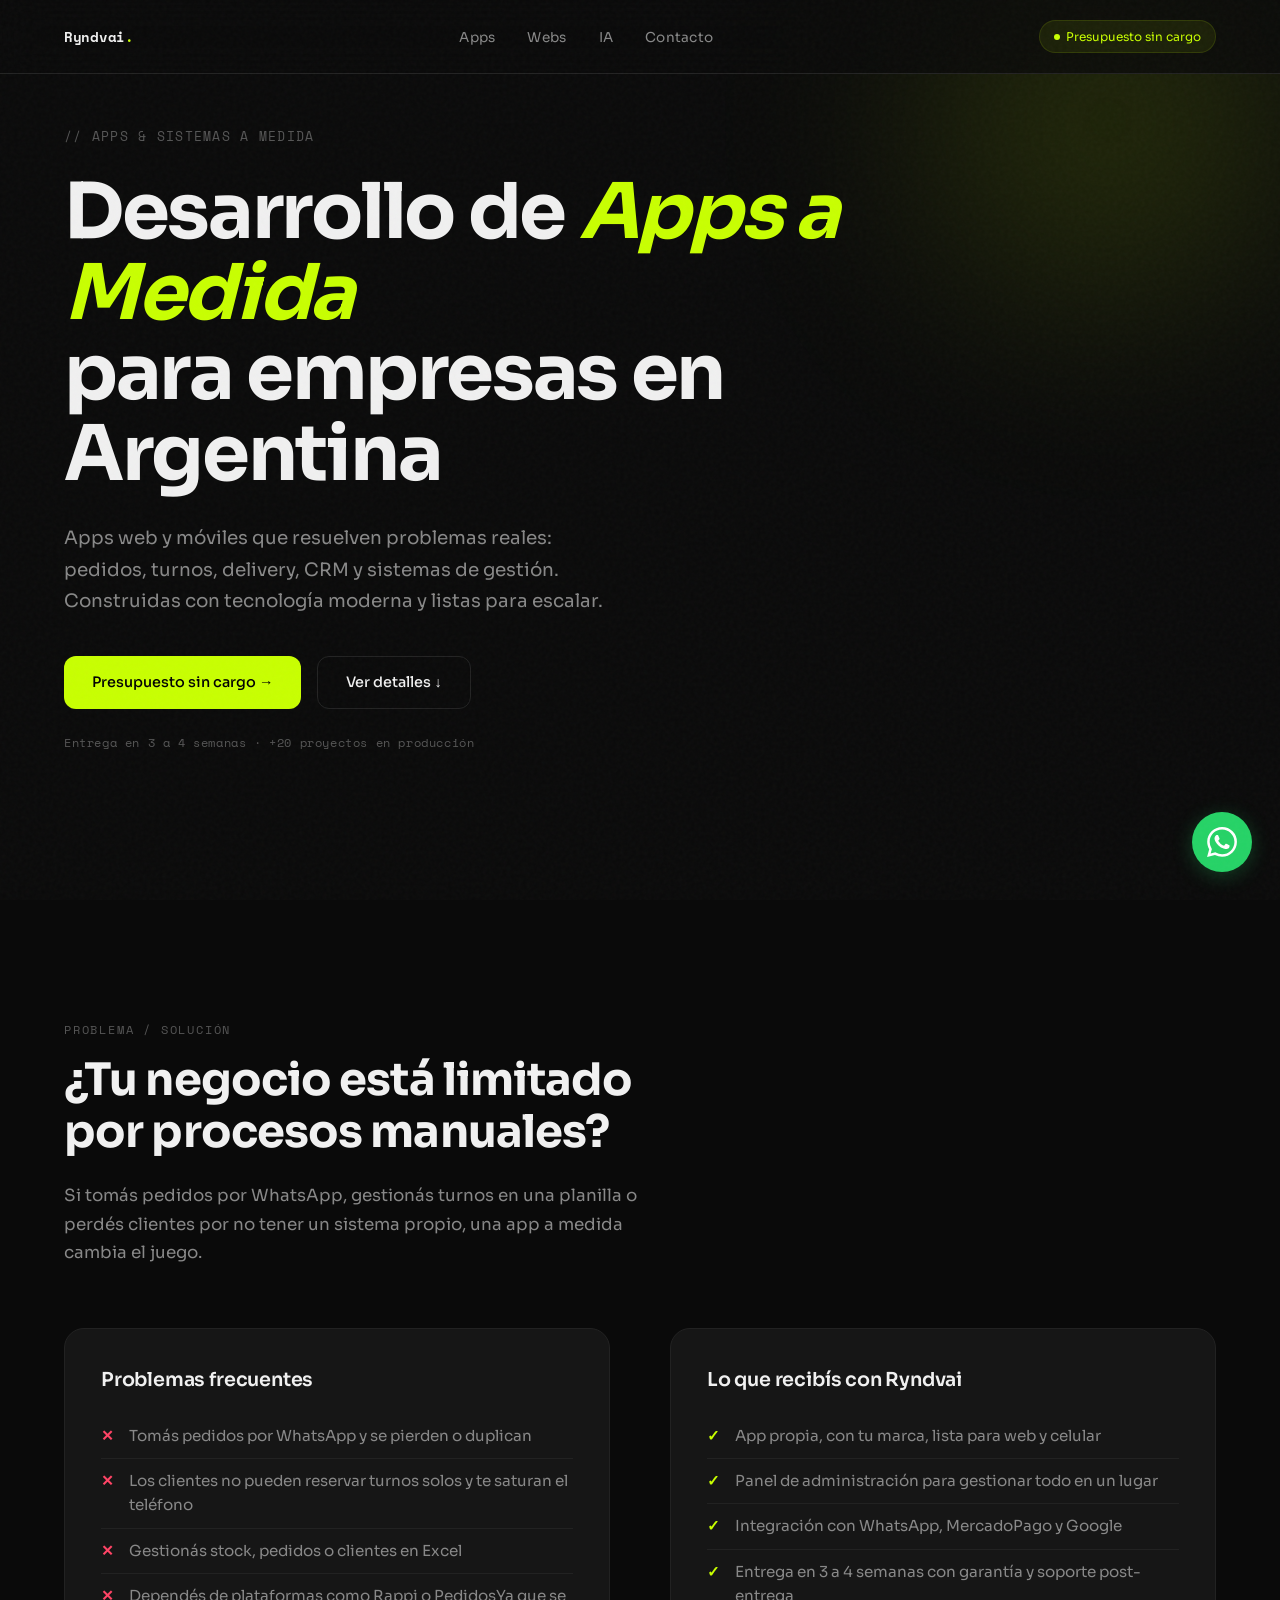
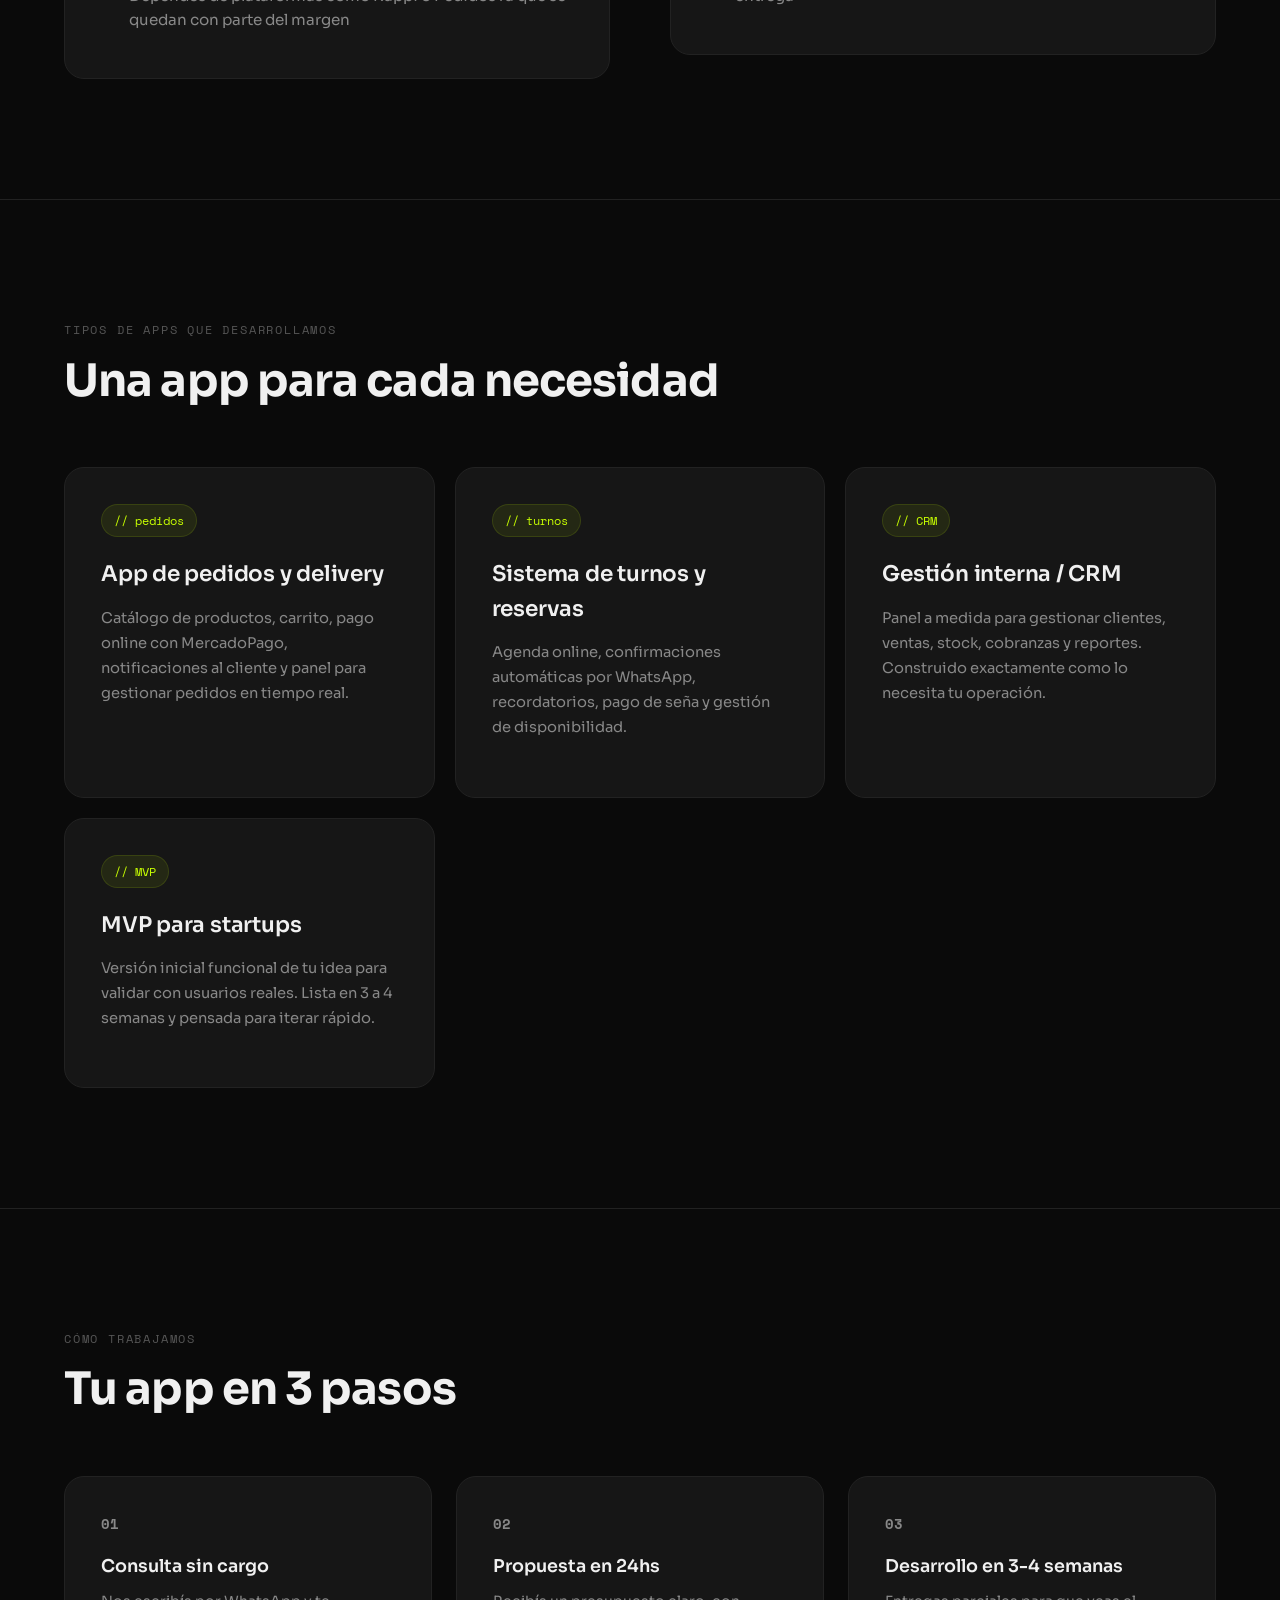
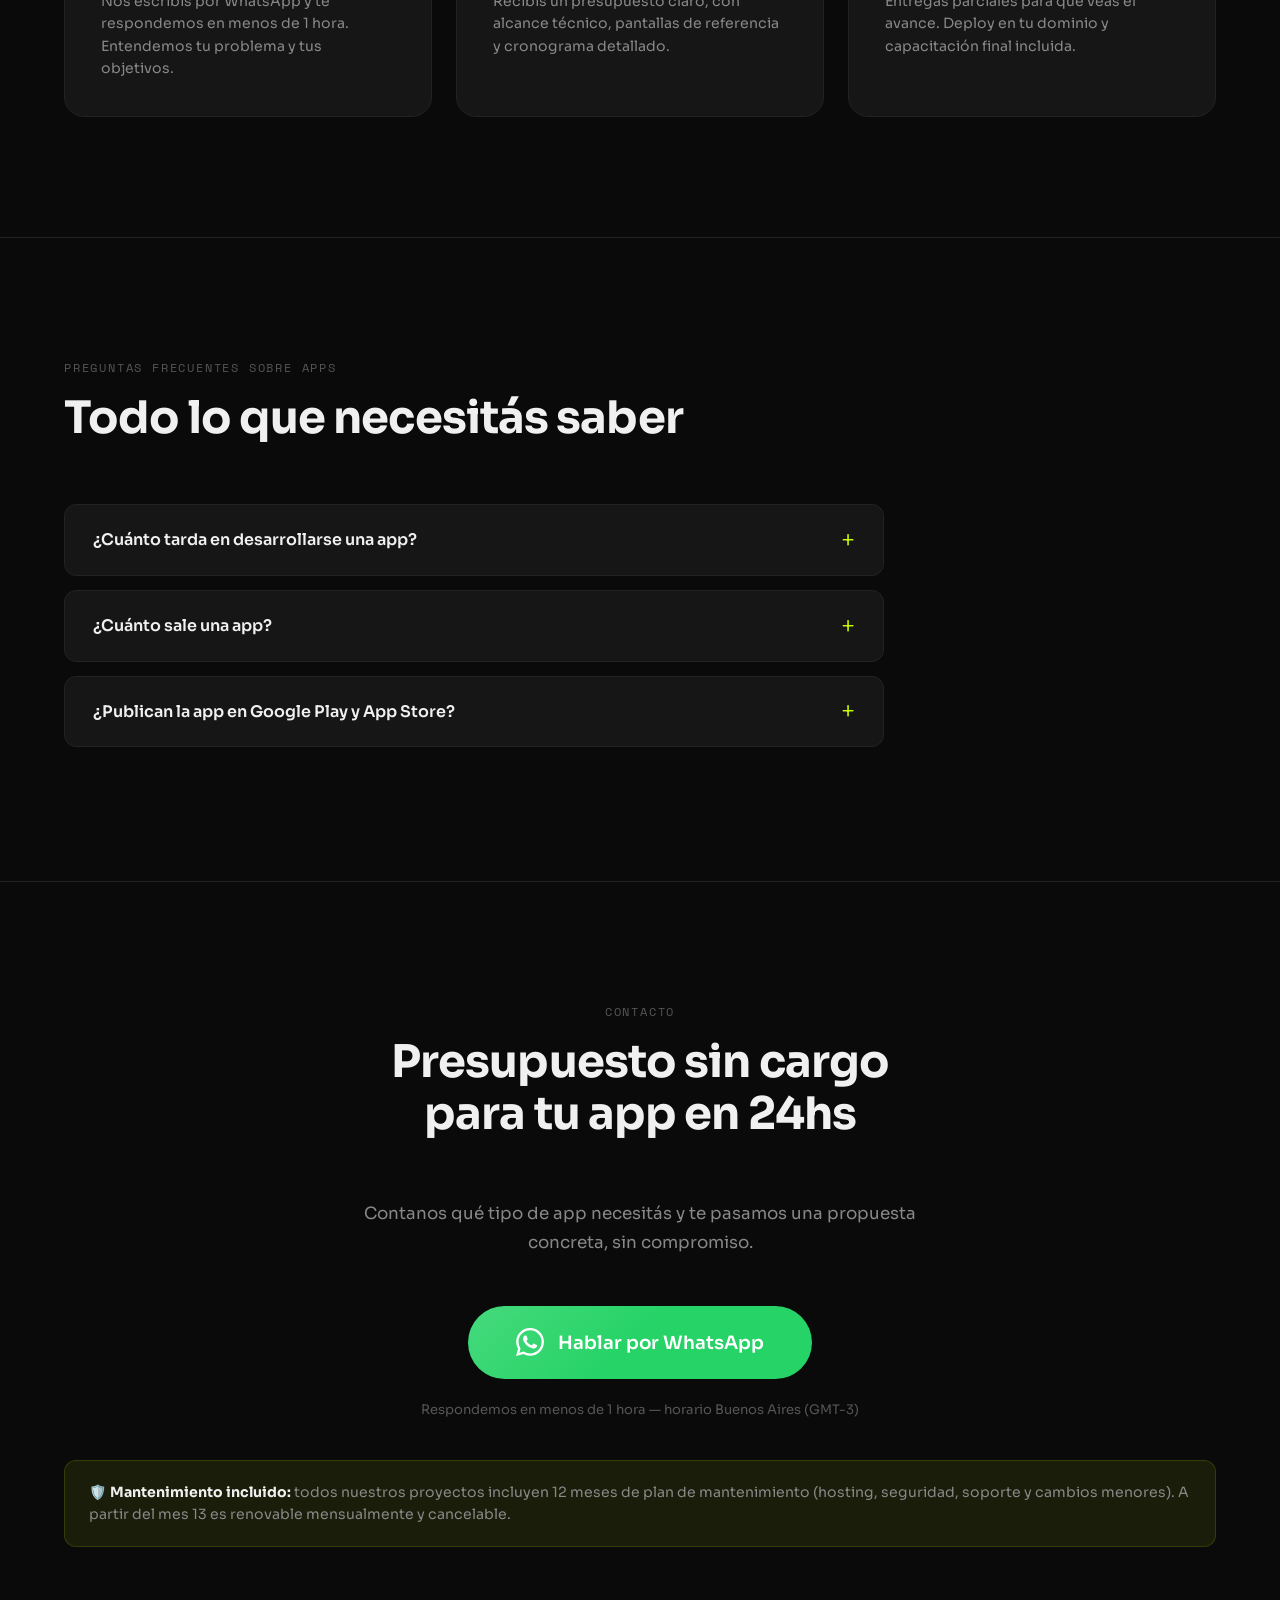
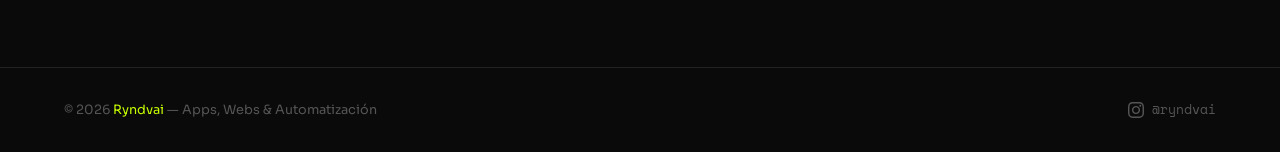
<file: apps/index.html>
<!DOCTYPE html>
<html lang="es">
<head>
    <meta charset="UTF-8" />
    <meta name="viewport" content="width=device-width, initial-scale=1.0" />
    <title>Desarrollo de Apps a Medida en Argentina — Ryndvai</title>
    <meta name="description" content="Apps web y móviles a medida en Argentina: pedidos, turnos, CRM y MVPs. Entrega 3-4 semanas. Presupuesto sin cargo en 24hs." />
    <meta name="keywords" content="desarrollo de apps Argentina, hacer una app para mi negocio, desarrollador apps Buenos Aires, empresa desarrollo de aplicaciones Argentina, app a medida, sistema de pedidos para negocio Argentina, app para turnos y reservas Argentina, app para delivery, app para restaurante Argentina, MVP startup Argentina desarrollo, programador de apps freelance Argentina" />
    <meta name="author" content="Ryndvai — Juan Manuel Luna" />
    <meta name="robots" content="index, follow" />
    <meta name="geo.region" content="AR-C" />
    <meta name="geo.placename" content="Buenos Aires" />
    <link rel="canonical" href="https://ryndvai.com/apps/" />
    <link rel="icon" type="image/png" sizes="32x32" href="/favicon-32.png" />
    <link rel="icon" type="image/png" sizes="16x16" href="/favicon-16.png" />
    <link rel="icon" type="image/x-icon" href="/favicon.ico" />
    <link rel="apple-touch-icon" sizes="180x180" href="/apple-touch-icon.png" />

    <meta property="og:type" content="website" />
    <meta property="og:locale" content="es_AR" />
    <meta property="og:title" content="Desarrollo de Apps a Medida en Argentina — Ryndvai" />
    <meta property="og:description" content="Apps a medida para empresas: pedidos, turnos, delivery, CRM. Entrega 3 a 4 semanas." />
    <meta property="og:url" content="https://ryndvai.com/apps/" />
    <meta property="og:site_name" content="Ryndvai" />

    <meta name="twitter:card" content="summary_large_image" />
    <meta name="twitter:title" content="Desarrollo de Apps a Medida — Ryndvai" />
    <meta name="twitter:description" content="Apps a medida para empresas y PYMES en Argentina. Presupuesto sin cargo." />

    <script type="application/ld+json">
    {
      "@context": "https://schema.org",
      "@type": "Service",
      "serviceType": "Desarrollo de aplicaciones a medida",
      "provider": {
        "@type": "ProfessionalService",
        "name": "Ryndvai",
        "url": "https://ryndvai.com/",
        "image": "https://ryndvai.com/apple-touch-icon.png",
        "logo": "https://ryndvai.com/apple-touch-icon.png",
        "telephone": "+54 9 11 7828 4386",
        "email": "juanma.lunaok@gmail.com",
        "priceRange": "$$",
        "address": { "@type": "PostalAddress", "addressLocality": "Buenos Aires", "addressCountry": "AR" },
        "areaServed": { "@type": "Country", "name": "Argentina" }
      },
      "areaServed": { "@type": "Country", "name": "Argentina" },
      "description": "Desarrollo de apps web y móviles a medida para pedidos, turnos, delivery, CRM y sistemas internos."
    }
    </script>
    <script type="application/ld+json">
    {
      "@context": "https://schema.org",
      "@type": "BreadcrumbList",
      "itemListElement": [
        { "@type": "ListItem", "position": 1, "name": "Inicio", "item": "https://ryndvai.com/" },
        { "@type": "ListItem", "position": 2, "name": "Apps a Medida", "item": "https://ryndvai.com/apps/" }
      ]
    }
    </script>

    <!-- Google Analytics 4 -->
    <script async src="https://www.googletagmanager.com/gtag/js?id=G-XXXXXXXXXX"></script>
    <script>
      window.dataLayer = window.dataLayer || [];
      function gtag(){dataLayer.push(arguments);}
      gtag('js', new Date());
      gtag('config', 'G-XXXXXXXXXX');
      gtag('config', 'AW-XXXXXXXXX');
    </script>

    <link rel="preconnect" href="https://fonts.googleapis.com" />
    <link rel="preconnect" href="https://fonts.gstatic.com" crossorigin />
    <link href="https://fonts.googleapis.com/css2?family=Sora:wght@300;400;500;600;700&family=Space+Mono:wght@400;700&display=swap" rel="stylesheet" />
    <link rel="stylesheet" href="../style.css?v=6" />
</head>
<body>

    <nav>
        <div class="container">
            <a href="/" class="nav-logo">Ryndvai<span>.</span></a>
            <ul class="nav-links">
                <li><a href="/apps/">Apps</a></li>
                <li><a href="/webs/">Webs</a></li>
                <li><a href="/ia/">IA</a></li>
                <li><a href="#contact">Contacto</a></li>
            </ul>
            <div class="nav-badge">Presupuesto sin cargo</div>
            <button class="mobile-menu-btn" aria-label="Menú">
                <span></span><span></span><span></span>
            </button>
        </div>
    </nav>

    <section class="hero">
        <div class="container">
            <div class="hero-content fade-up">
                <p class="hero-tag">// apps &amp; sistemas a medida</p>
                <h1>Desarrollo de <em>Apps a Medida</em><br>para empresas en Argentina</h1>
                <p class="hero-desc">Apps web y móviles que resuelven problemas reales: pedidos, turnos, delivery, CRM y sistemas de gestión. Construidas con tecnología moderna y listas para escalar.</p>
                <div class="hero-buttons">
                    <a href="https://wa.me/5491178284386?text=Hola%20Ryndvai%2C%20vi%20su%20web%20y%20me%20interesa%20desarrollar%20una%20app%20para%20mi%20negocio.%20%C2%BFPodemos%20hablar%3F" target="_blank" rel="noopener" class="btn btn-primary" onclick="trackWhatsAppClick('landing_apps')">Presupuesto sin cargo →</a>
                    <a href="#detalle" class="btn btn-outline">Ver detalles ↓</a>
                </div>
                <p class="hero-meta">Entrega en 3 a 4 semanas · +20 proyectos en producción</p>
            </div>
        </div>
    </section>

    <section id="detalle">
        <div class="container">
            <div class="fade-up">
                <p class="section-tag">Problema / Solución</p>
                <h2 class="section-title">¿Tu negocio está limitado<br>por procesos manuales?</h2>
                <p class="section-desc">Si tomás pedidos por WhatsApp, gestionás turnos en una planilla o perdés clientes por no tener un sistema propio, una app a medida cambia el juego.</p>
            </div>
            <div class="two-col fade-up">
                <div class="panel">
                    <h3>Problemas frecuentes</h3>
                    <ul>
                        <li>Tomás pedidos por WhatsApp y se pierden o duplican</li>
                        <li>Los clientes no pueden reservar turnos solos y te saturan el teléfono</li>
                        <li>Gestionás stock, pedidos o clientes en Excel</li>
                        <li>Dependés de plataformas como Rappi o PedidosYa que se quedan con parte del margen</li>
                    </ul>
                </div>
                <div class="panel solution">
                    <h3>Lo que recibís con Ryndvai</h3>
                    <ul>
                        <li>App propia, con tu marca, lista para web y celular</li>
                        <li>Panel de administración para gestionar todo en un lugar</li>
                        <li>Integración con WhatsApp, MercadoPago y Google</li>
                        <li>Entrega en 3 a 4 semanas con garantía y soporte post-entrega</li>
                    </ul>
                </div>
            </div>
        </div>
    </section>

    <section id="services">
        <div class="container">
            <div class="fade-up">
                <p class="section-tag">Tipos de apps que desarrollamos</p>
                <h2 class="section-title">Una app para cada necesidad</h2>
            </div>
            <div class="services-grid">
                <div class="service-card fade-up">
                    <span class="service-icon">// pedidos</span>
                    <h3>App de pedidos y delivery</h3>
                    <p>Catálogo de productos, carrito, pago online con MercadoPago, notificaciones al cliente y panel para gestionar pedidos en tiempo real.</p>
                </div>
                <div class="service-card fade-up">
                    <span class="service-icon">// turnos</span>
                    <h3>Sistema de turnos y reservas</h3>
                    <p>Agenda online, confirmaciones automáticas por WhatsApp, recordatorios, pago de seña y gestión de disponibilidad.</p>
                </div>
                <div class="service-card fade-up">
                    <span class="service-icon">// CRM</span>
                    <h3>Gestión interna / CRM</h3>
                    <p>Panel a medida para gestionar clientes, ventas, stock, cobranzas y reportes. Construido exactamente como lo necesita tu operación.</p>
                </div>
                <div class="service-card fade-up">
                    <span class="service-icon">// MVP</span>
                    <h3>MVP para startups</h3>
                    <p>Versión inicial funcional de tu idea para validar con usuarios reales. Lista en 3 a 4 semanas y pensada para iterar rápido.</p>
                </div>
            </div>
        </div>
    </section>

    <section id="process">
        <div class="container">
            <div class="fade-up">
                <p class="section-tag">Cómo trabajamos</p>
                <h2 class="section-title">Tu app en 3 pasos</h2>
            </div>
            <div class="process-grid">
                <div class="process-step fade-up"><p class="process-number">01</p><h3>Consulta sin cargo</h3><p>Nos escribís por WhatsApp y te respondemos en menos de 1 hora. Entendemos tu problema y tus objetivos.</p></div>
                <div class="process-step fade-up"><p class="process-number">02</p><h3>Propuesta en 24hs</h3><p>Recibís un presupuesto claro, con alcance técnico, pantallas de referencia y cronograma detallado.</p></div>
                <div class="process-step fade-up"><p class="process-number">03</p><h3>Desarrollo en 3-4 semanas</h3><p>Entregas parciales para que veas el avance. Deploy en tu dominio y capacitación final incluida.</p></div>
            </div>
        </div>
    </section>

    <section id="faq">
        <div class="container">
            <div class="fade-up">
                <p class="section-tag">Preguntas frecuentes sobre apps</p>
                <h2 class="section-title">Todo lo que necesitás saber</h2>
            </div>
            <div class="faq-list fade-up">
                <details class="faq-item"><summary>¿Cuánto tarda en desarrollarse una app?</summary><div class="faq-answer">Una app a medida la entregamos en 3 a 4 semanas. Para MVPs simples podemos bajar a 2 semanas. El plazo exacto te lo confirmamos en la propuesta.</div></details>
                <details class="faq-item"><summary>¿Cuánto sale una app?</summary><div class="faq-answer">El precio depende de la complejidad, integraciones y cantidad de pantallas. El presupuesto inicial es sin cargo.</div></details>
                <details class="faq-item"><summary>¿Publican la app en Google Play y App Store?</summary><div class="faq-answer">Construimos apps web progresivas (PWA) que se instalan en el celular sin pasar por las stores. Si necesitás app nativa en stores, también lo hacemos — se cotiza aparte.</div></details>
            </div>
        </div>
    </section>

    <section id="contact">
        <div class="container">
            <div class="fade-up" style="text-align: center;">
                <p class="section-tag">Contacto</p>
                <h2 class="section-title">Presupuesto sin cargo<br>para tu app en 24hs</h2>
            </div>
            <div class="contact-wrapper fade-up">
                <p class="section-desc">Contanos qué tipo de app necesitás y te pasamos una propuesta concreta, sin compromiso.</p>
                <a href="https://wa.me/5491178284386?text=Hola%20Ryndvai%2C%20vi%20su%20web%20y%20me%20interesa%20desarrollar%20una%20app%20para%20mi%20negocio.%20%C2%BFPodemos%20hablar%3F" target="_blank" rel="noopener" class="whatsapp-btn" onclick="trackWhatsAppClick('landing_apps')">
                    <svg viewBox="0 0 24 24" fill="currentColor"><path d="M17.472 14.382c-.297-.149-1.758-.867-2.03-.967-.273-.099-.471-.148-.67.15-.197.297-.767.966-.94 1.164-.173.199-.347.223-.644.075-.297-.15-1.255-.463-2.39-1.475-.883-.788-1.48-1.761-1.653-2.059-.173-.297-.018-.458.13-.606.134-.133.298-.347.446-.52.149-.174.198-.298.298-.497.099-.198.05-.371-.025-.52-.075-.149-.669-1.612-.916-2.207-.242-.579-.487-.5-.669-.51-.173-.008-.371-.01-.57-.01-.198 0-.52.074-.792.372-.272.297-1.04 1.016-1.04 2.479 0 1.462 1.065 2.875 1.213 3.074.149.198 2.096 3.2 5.077 4.487.709.306 1.262.489 1.694.625.712.227 1.36.195 1.871.118.571-.085 1.758-.719 2.006-1.413.248-.694.248-1.289.173-1.413-.074-.124-.272-.198-.57-.347m-5.421 7.403h-.004a9.87 9.87 0 01-5.031-1.378l-.361-.214-3.741.982.998-3.648-.235-.374a9.86 9.86 0 01-1.51-5.26c.001-5.45 4.436-9.884 9.888-9.884 2.64 0 5.122 1.03 6.988 2.898a9.825 9.825 0 012.893 6.994c-.003 5.45-4.437 9.884-9.885 9.884m8.413-18.297A11.815 11.815 0 0012.05 0C5.495 0 .16 5.335.157 11.892c0 2.096.547 4.142 1.588 5.945L.057 24l6.305-1.654a11.882 11.882 0 005.683 1.448h.005c6.554 0 11.89-5.335 11.893-11.893a11.821 11.821 0 00-3.48-8.413z"/></svg>
                    Hablar por WhatsApp
                </a>
                <p class="whatsapp-note">Respondemos en menos de 1 hora — horario Buenos Aires (GMT-3)</p>
                <p class="maint-note" style="margin-top: 40px; text-align: left;"><strong>🛡️ Mantenimiento incluido:</strong> todos nuestros proyectos incluyen 12 meses de plan de mantenimiento (hosting, seguridad, soporte y cambios menores). A partir del mes 13 es renovable mensualmente y cancelable.</p>
            </div>
        </div>
    </section>

    <footer style="padding:32px 0;border-top:1px solid var(--border);">
        <div class="container" style="display:flex;justify-content:space-between;align-items:center;gap:20px;flex-wrap:wrap;">
            <p style="font-size:0.8rem;color:var(--text-muted);margin:0;">© 2026 <span>Ryndvai</span> — Apps, Webs &amp; Automatización</p>
            <div class="footer-social" style="display:flex;align-items:center;gap:16px;">
                <a href="https://www.instagram.com/ryndvai/" target="_blank" rel="noopener" aria-label="Instagram" style="display:inline-flex;align-items:center;gap:8px;color:var(--text-muted);font-size:0.8rem;font-family:var(--font-mono);line-height:1;">
                    <svg width="16" height="16" viewBox="0 0 24 24" fill="currentColor" style="width:16px;height:16px;flex-shrink:0;"><path d="M12 2.163c3.204 0 3.584.012 4.85.07 3.252.148 4.771 1.691 4.919 4.919.058 1.265.069 1.645.069 4.849 0 3.205-.012 3.584-.069 4.849-.149 3.225-1.664 4.771-4.919 4.919-1.266.058-1.644.07-4.85.07-3.204 0-3.584-.012-4.849-.07-3.26-.149-4.771-1.699-4.919-4.92-.058-1.265-.07-1.644-.07-4.849 0-3.204.013-3.583.07-4.849.149-3.227 1.664-4.771 4.919-4.919 1.266-.057 1.645-.069 4.849-.069zm0-2.163c-3.259 0-3.667.014-4.947.072-4.358.2-6.78 2.618-6.98 6.98-.059 1.281-.073 1.689-.073 4.948 0 3.259.014 3.668.072 4.948.2 4.358 2.618 6.78 6.98 6.98 1.281.058 1.689.072 4.948.072 3.259 0 3.668-.014 4.948-.072 4.354-.2 6.782-2.618 6.979-6.98.059-1.28.073-1.689.073-4.948 0-3.259-.014-3.667-.072-4.947-.196-4.354-2.617-6.78-6.979-6.98-1.281-.059-1.69-.073-4.949-.073zm0 5.838c-3.403 0-6.162 2.759-6.162 6.162s2.759 6.163 6.162 6.163 6.162-2.759 6.162-6.163c0-3.403-2.759-6.162-6.162-6.162zm0 10.162c-2.209 0-4-1.79-4-4 0-2.209 1.791-4 4-4s4 1.791 4 4c0 2.21-1.791 4-4 4zm6.406-11.845c-.796 0-1.441.645-1.441 1.44s.645 1.44 1.441 1.44c.795 0 1.439-.645 1.439-1.44s-.644-1.44-1.439-1.44z"/></svg>
                    @ryndvai
                </a>
            </div>
        </div>
    </footer>

    <a href="https://wa.me/5491178284386?text=Hola%20Ryndvai%2C%20vi%20su%20web%20y%20me%20interesa%20desarrollar%20una%20app%20para%20mi%20negocio.%20%C2%BFPodemos%20hablar%3F" target="_blank" rel="noopener" class="whatsapp-float" aria-label="Contactar por WhatsApp" onclick="trackWhatsAppClick('float_apps')">
        <svg viewBox="0 0 24 24"><path d="M17.472 14.382c-.297-.149-1.758-.867-2.03-.967-.273-.099-.471-.148-.67.15-.197.297-.767.966-.94 1.164-.173.199-.347.223-.644.075-.297-.15-1.255-.463-2.39-1.475-.883-.788-1.48-1.761-1.653-2.059-.173-.297-.018-.458.13-.606.134-.133.298-.347.446-.52.149-.174.198-.298.298-.497.099-.198.05-.371-.025-.52-.075-.149-.669-1.612-.916-2.207-.242-.579-.487-.5-.669-.51-.173-.008-.371-.01-.57-.01-.198 0-.52.074-.792.372-.272.297-1.04 1.016-1.04 2.479 0 1.462 1.065 2.875 1.213 3.074.149.198 2.096 3.2 5.077 4.487.709.306 1.262.489 1.694.625.712.227 1.36.195 1.871.118.571-.085 1.758-.719 2.006-1.413.248-.694.248-1.289.173-1.413-.074-.124-.272-.198-.57-.347m-5.421 7.403h-.004a9.87 9.87 0 01-5.031-1.378l-.361-.214-3.741.982.998-3.648-.235-.374a9.86 9.86 0 01-1.51-5.26c.001-5.45 4.436-9.884 9.888-9.884 2.64 0 5.122 1.03 6.988 2.898a9.825 9.825 0 012.893 6.994c-.003 5.45-4.437 9.884-9.885 9.884m8.413-18.297A11.815 11.815 0 0012.05 0C5.495 0 .16 5.335.157 11.892c0 2.096.547 4.142 1.588 5.945L.057 24l6.305-1.654a11.882 11.882 0 005.683 1.448h.005c6.554 0 11.89-5.335 11.893-11.893a11.821 11.821 0 00-3.48-8.413z"/></svg>
    </a>

    <script src="../main.js?v=2"></script>
</body>
</html>
</file>
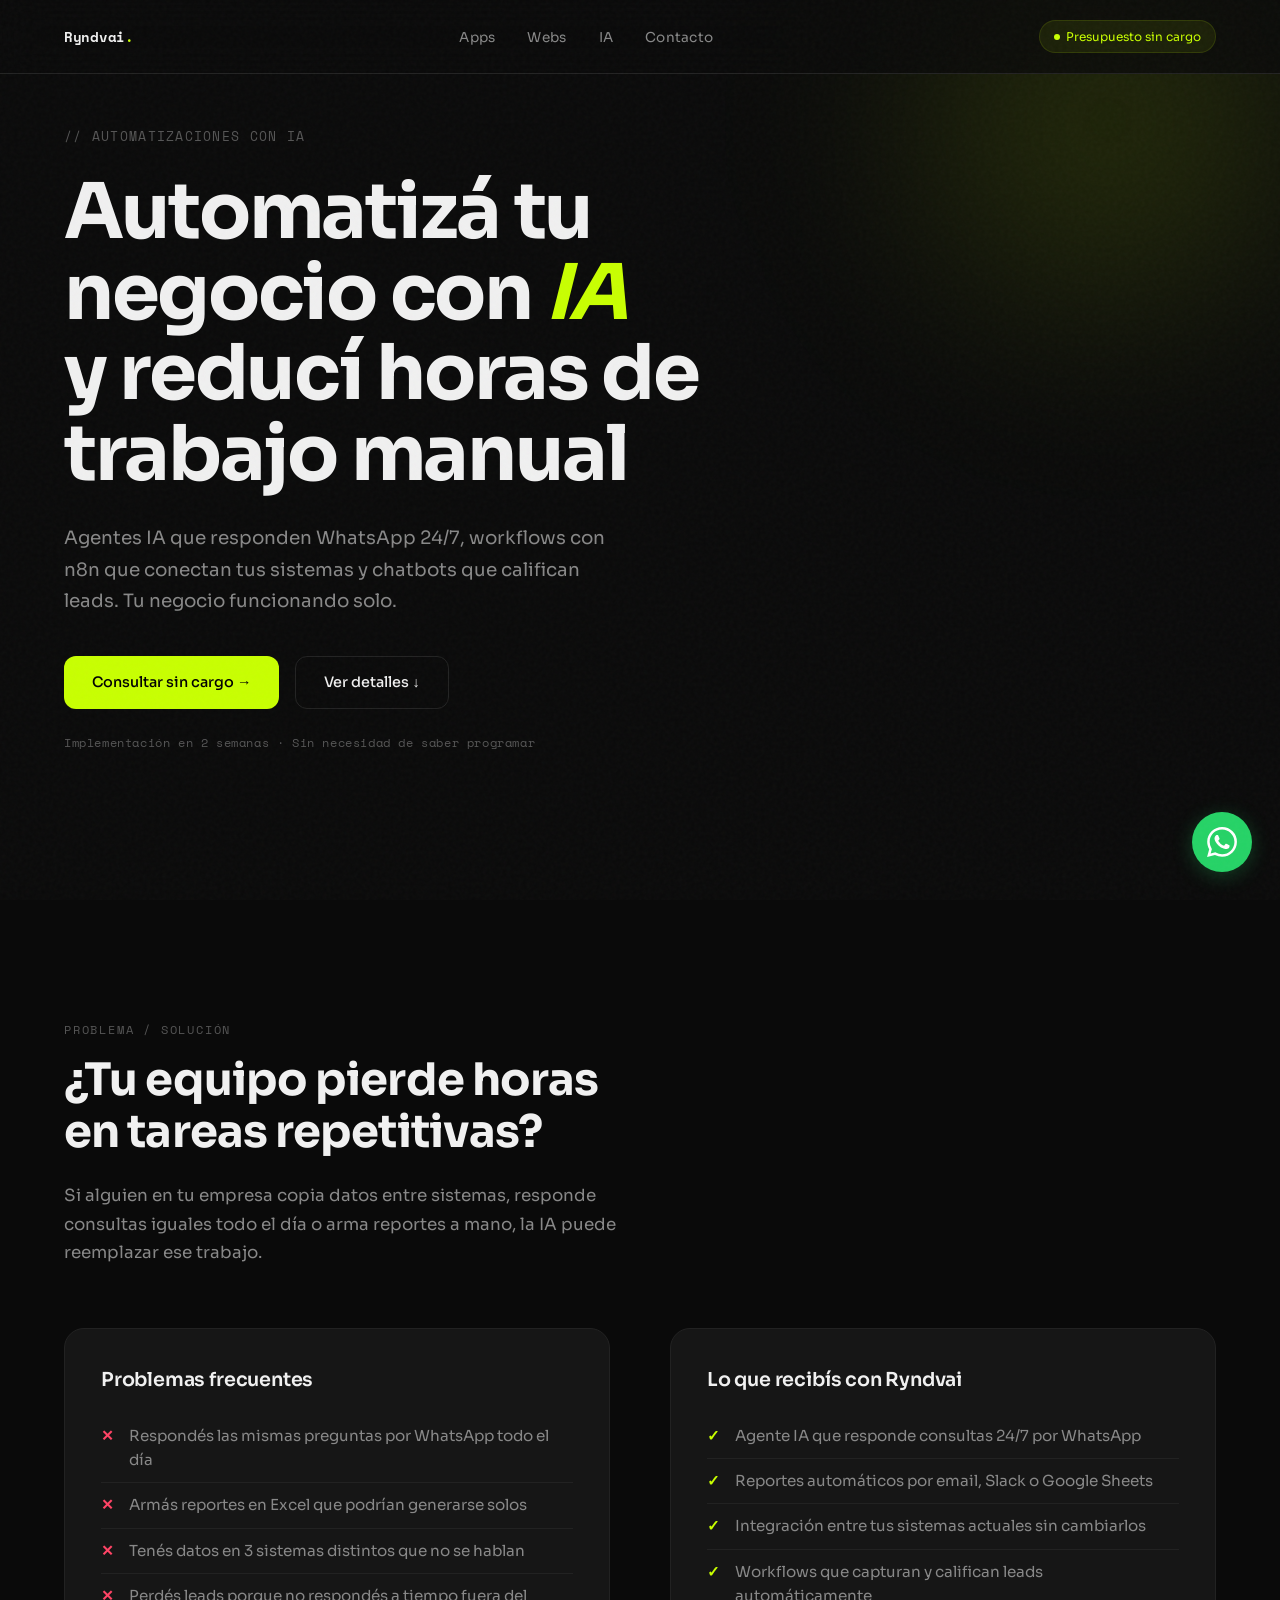
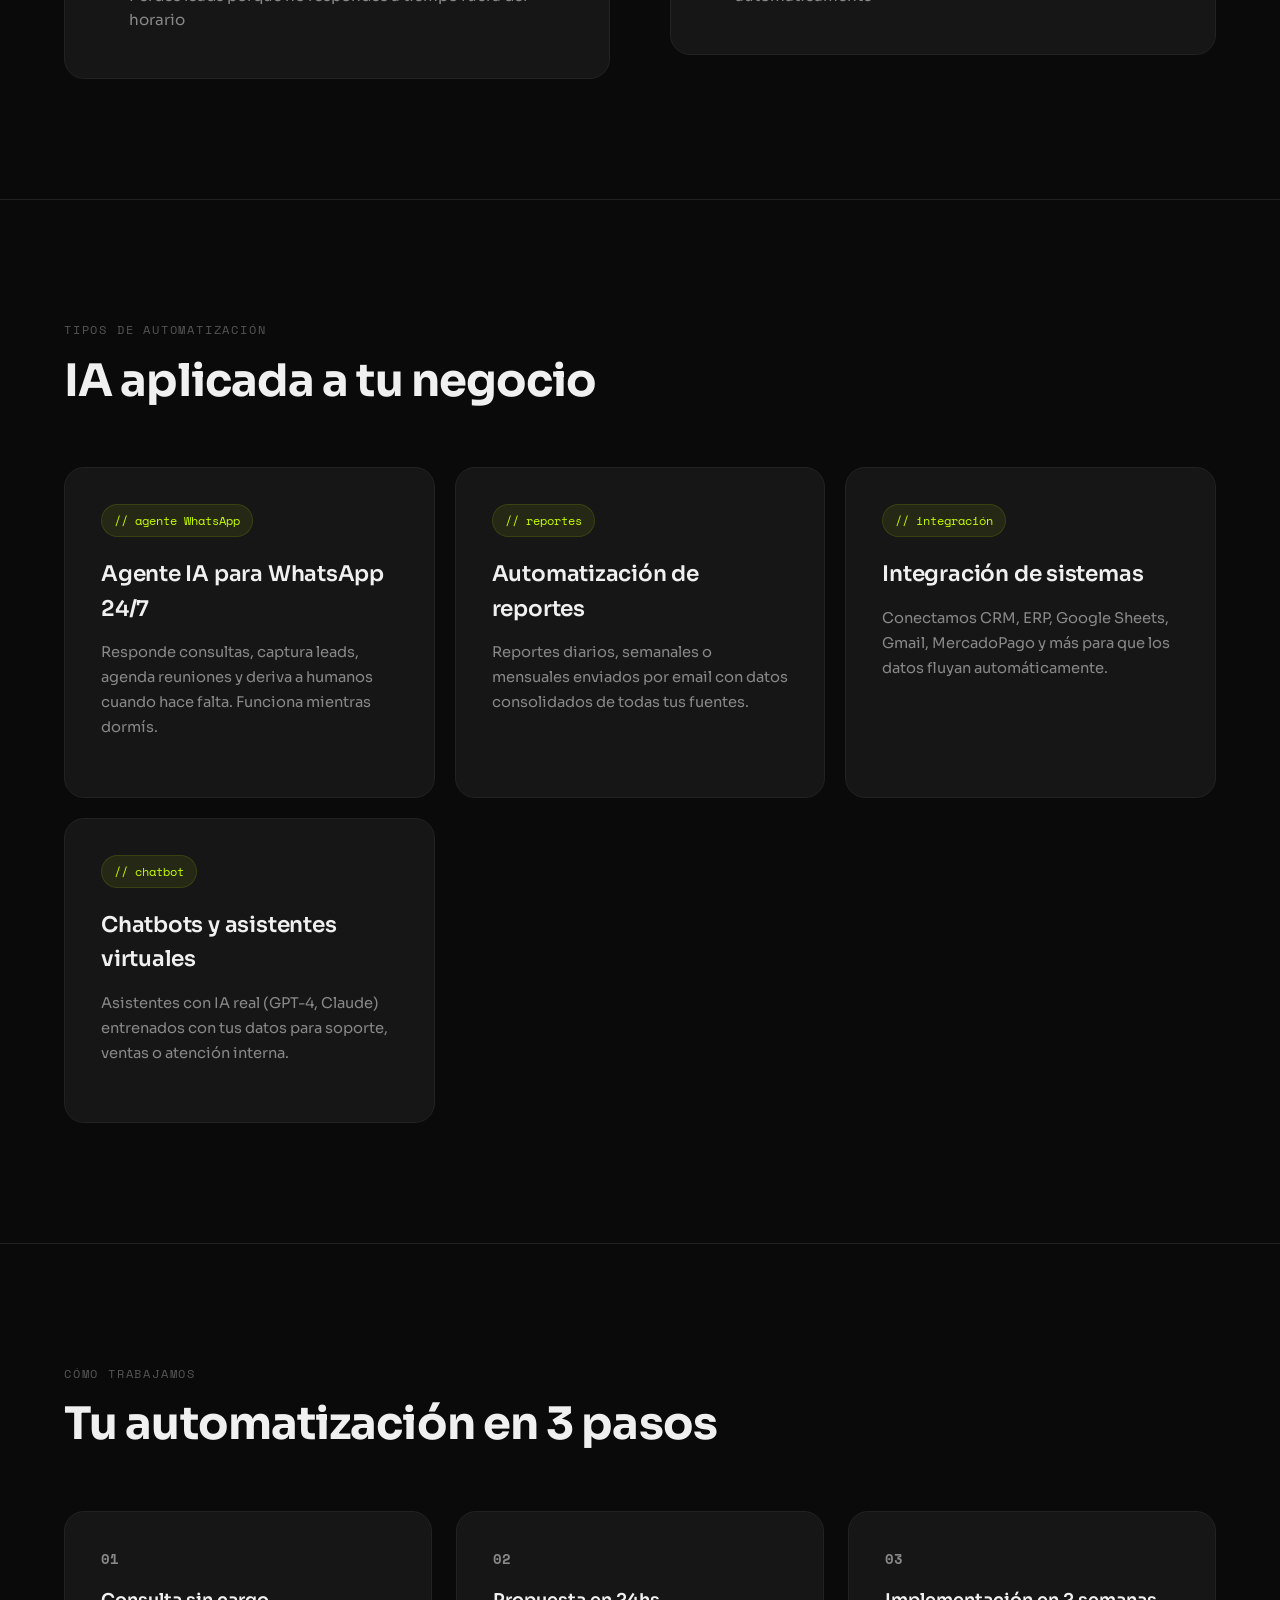
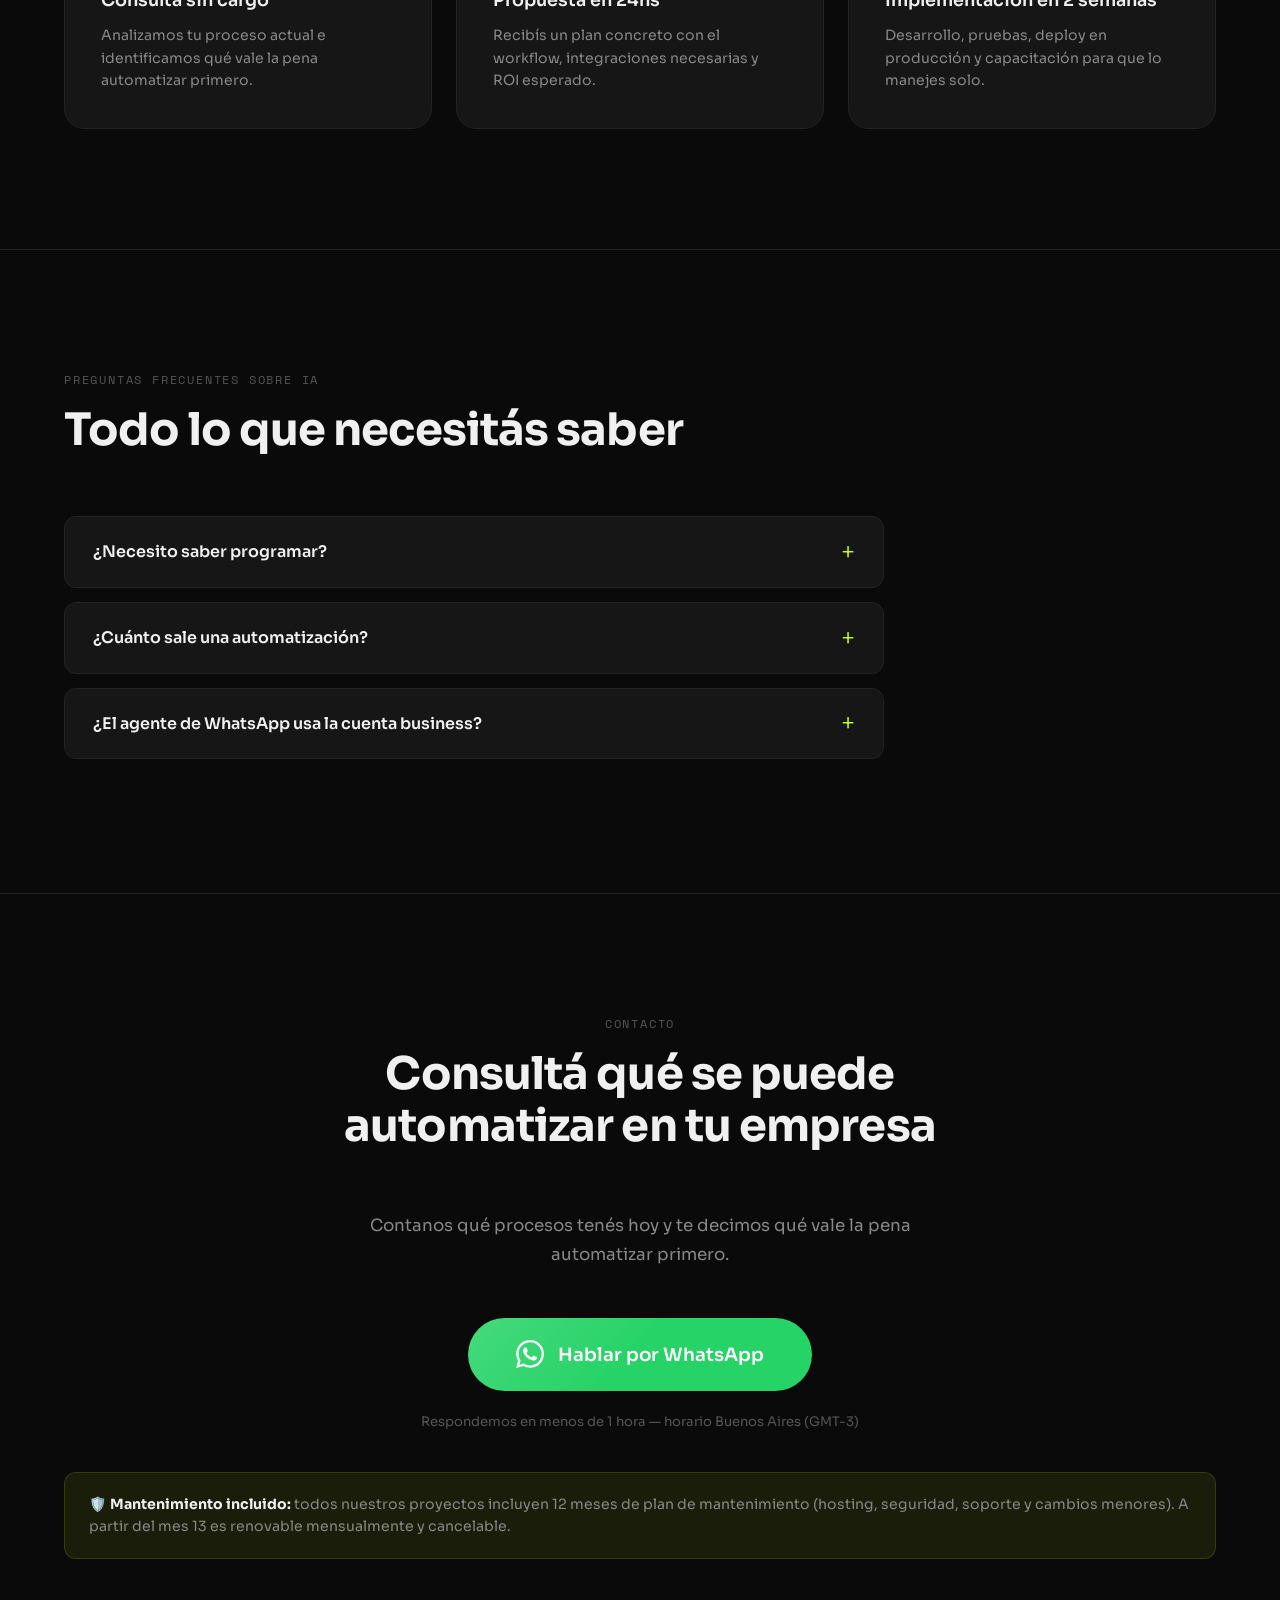
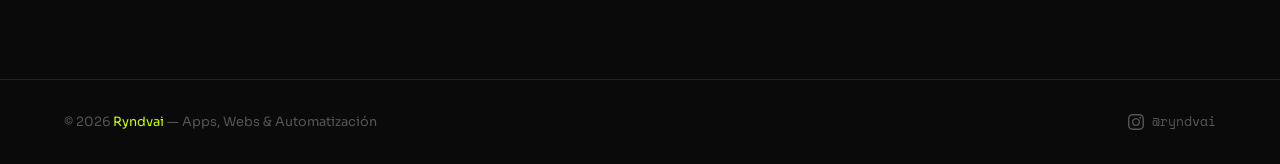
<file: ia/index.html>
<!DOCTYPE html>
<html lang="es">
<head>
    <meta charset="UTF-8" />
    <meta name="viewport" content="width=device-width, initial-scale=1.0" />
    <title>Automatizaciones con IA para Empresas en Argentina — Ryndvai</title>
    <meta name="description" content="Automatizá procesos con IA: agente WhatsApp 24/7, chatbots, integración de sistemas y workflows con n8n. Entrega 2 semanas." />
    <meta name="keywords" content="automatizar procesos empresa Argentina con IA, chatbot WhatsApp empresa Argentina, agente IA para negocio Argentina, automatizar WhatsApp empresa Argentina, n8n automatizaciones Buenos Aires, consultor inteligencia artificial empresa, automatizar reportes empresa Argentina, integrar sistemas empresa IA Argentina, reducir tareas manuales empresa Argentina" />
    <meta name="author" content="Ryndvai — Juan Manuel Luna" />
    <meta name="robots" content="index, follow" />
    <meta name="geo.region" content="AR-C" />
    <meta name="geo.placename" content="Buenos Aires" />
    <link rel="canonical" href="https://ryndvai.com/ia/" />
    <link rel="icon" type="image/png" sizes="32x32" href="/favicon-32.png" />
    <link rel="icon" type="image/png" sizes="16x16" href="/favicon-16.png" />
    <link rel="icon" type="image/x-icon" href="/favicon.ico" />
    <link rel="apple-touch-icon" sizes="180x180" href="/apple-touch-icon.png" />

    <meta property="og:type" content="website" />
    <meta property="og:locale" content="es_AR" />
    <meta property="og:title" content="Automatizaciones con IA para Empresas en Argentina — Ryndvai" />
    <meta property="og:description" content="Agente IA para WhatsApp 24/7, automatización de reportes y workflows con n8n. Presupuesto sin cargo." />
    <meta property="og:url" content="https://ryndvai.com/ia/" />
    <meta property="og:site_name" content="Ryndvai" />

    <meta name="twitter:card" content="summary_large_image" />
    <meta name="twitter:title" content="Automatizaciones con IA — Ryndvai" />
    <meta name="twitter:description" content="Automatizá tu negocio con agentes IA y workflows. Implementación en 2 semanas." />

    <script type="application/ld+json">
    {
      "@context": "https://schema.org",
      "@type": "Service",
      "serviceType": "Automatización de procesos con inteligencia artificial",
      "provider": {
        "@type": "ProfessionalService",
        "name": "Ryndvai",
        "url": "https://ryndvai.com/",
        "image": "https://ryndvai.com/apple-touch-icon.png",
        "logo": "https://ryndvai.com/apple-touch-icon.png",
        "telephone": "+54 9 11 7828 4386",
        "email": "juanma.lunaok@gmail.com",
        "priceRange": "$$",
        "address": { "@type": "PostalAddress", "addressLocality": "Buenos Aires", "addressCountry": "AR" },
        "areaServed": { "@type": "Country", "name": "Argentina" }
      },
      "areaServed": { "@type": "Country", "name": "Argentina" },
      "description": "Agentes IA para WhatsApp, automatización de procesos, integración de sistemas y chatbots."
    }
    </script>
    <script type="application/ld+json">
    {
      "@context": "https://schema.org",
      "@type": "BreadcrumbList",
      "itemListElement": [
        { "@type": "ListItem", "position": 1, "name": "Inicio", "item": "https://ryndvai.com/" },
        { "@type": "ListItem", "position": 2, "name": "Automatizaciones con IA", "item": "https://ryndvai.com/ia/" }
      ]
    }
    </script>

    <script async src="https://www.googletagmanager.com/gtag/js?id=G-XXXXXXXXXX"></script>
    <script>
      window.dataLayer = window.dataLayer || [];
      function gtag(){dataLayer.push(arguments);}
      gtag('js', new Date());
      gtag('config', 'G-XXXXXXXXXX');
      gtag('config', 'AW-XXXXXXXXX');
    </script>

    <link rel="preconnect" href="https://fonts.googleapis.com" />
    <link rel="preconnect" href="https://fonts.gstatic.com" crossorigin />
    <link href="https://fonts.googleapis.com/css2?family=Sora:wght@300;400;500;600;700&family=Space+Mono:wght@400;700&display=swap" rel="stylesheet" />
    <link rel="stylesheet" href="../style.css?v=6" />
</head>
<body>

    <nav>
        <div class="container">
            <a href="/" class="nav-logo">Ryndvai<span>.</span></a>
            <ul class="nav-links">
                <li><a href="/apps/">Apps</a></li>
                <li><a href="/webs/">Webs</a></li>
                <li><a href="/ia/">IA</a></li>
                <li><a href="#contact">Contacto</a></li>
            </ul>
            <div class="nav-badge">Presupuesto sin cargo</div>
            <button class="mobile-menu-btn" aria-label="Menú">
                <span></span><span></span><span></span>
            </button>
        </div>
    </nav>

    <section class="hero">
        <div class="container">
            <div class="hero-content fade-up">
                <p class="hero-tag">// automatizaciones con IA</p>
                <h1>Automatizá tu negocio con <em>IA</em><br>y reducí horas de trabajo manual</h1>
                <p class="hero-desc">Agentes IA que responden WhatsApp 24/7, workflows con n8n que conectan tus sistemas y chatbots que califican leads. Tu negocio funcionando solo.</p>
                <div class="hero-buttons">
                    <a href="https://wa.me/5491178284386?text=Hola%20Ryndvai%2C%20vi%20su%20web%20y%20quiero%20automatizar%20procesos%20en%20mi%20empresa%20con%20IA.%20%C2%BFPod%C3%A9s%20contarme%3F" target="_blank" rel="noopener" class="btn btn-primary" onclick="trackWhatsAppClick('landing_ia')">Consultar sin cargo →</a>
                    <a href="#detalle" class="btn btn-outline">Ver detalles ↓</a>
                </div>
                <p class="hero-meta">Implementación en 2 semanas · Sin necesidad de saber programar</p>
            </div>
        </div>
    </section>

    <section id="detalle">
        <div class="container">
            <div class="fade-up">
                <p class="section-tag">Problema / Solución</p>
                <h2 class="section-title">¿Tu equipo pierde horas<br>en tareas repetitivas?</h2>
                <p class="section-desc">Si alguien en tu empresa copia datos entre sistemas, responde consultas iguales todo el día o arma reportes a mano, la IA puede reemplazar ese trabajo.</p>
            </div>
            <div class="two-col fade-up">
                <div class="panel">
                    <h3>Problemas frecuentes</h3>
                    <ul>
                        <li>Respondés las mismas preguntas por WhatsApp todo el día</li>
                        <li>Armás reportes en Excel que podrían generarse solos</li>
                        <li>Tenés datos en 3 sistemas distintos que no se hablan</li>
                        <li>Perdés leads porque no respondés a tiempo fuera del horario</li>
                    </ul>
                </div>
                <div class="panel solution">
                    <h3>Lo que recibís con Ryndvai</h3>
                    <ul>
                        <li>Agente IA que responde consultas 24/7 por WhatsApp</li>
                        <li>Reportes automáticos por email, Slack o Google Sheets</li>
                        <li>Integración entre tus sistemas actuales sin cambiarlos</li>
                        <li>Workflows que capturan y califican leads automáticamente</li>
                    </ul>
                </div>
            </div>
        </div>
    </section>

    <section id="services">
        <div class="container">
            <div class="fade-up">
                <p class="section-tag">Tipos de automatización</p>
                <h2 class="section-title">IA aplicada a tu negocio</h2>
            </div>
            <div class="services-grid">
                <div class="service-card fade-up">
                    <span class="service-icon">// agente WhatsApp</span>
                    <h3>Agente IA para WhatsApp 24/7</h3>
                    <p>Responde consultas, captura leads, agenda reuniones y deriva a humanos cuando hace falta. Funciona mientras dormís.</p>
                </div>
                <div class="service-card fade-up">
                    <span class="service-icon">// reportes</span>
                    <h3>Automatización de reportes</h3>
                    <p>Reportes diarios, semanales o mensuales enviados por email con datos consolidados de todas tus fuentes.</p>
                </div>
                <div class="service-card fade-up">
                    <span class="service-icon">// integración</span>
                    <h3>Integración de sistemas</h3>
                    <p>Conectamos CRM, ERP, Google Sheets, Gmail, MercadoPago y más para que los datos fluyan automáticamente.</p>
                </div>
                <div class="service-card fade-up">
                    <span class="service-icon">// chatbot</span>
                    <h3>Chatbots y asistentes virtuales</h3>
                    <p>Asistentes con IA real (GPT-4, Claude) entrenados con tus datos para soporte, ventas o atención interna.</p>
                </div>
            </div>
        </div>
    </section>

    <section id="process">
        <div class="container">
            <div class="fade-up">
                <p class="section-tag">Cómo trabajamos</p>
                <h2 class="section-title">Tu automatización en 3 pasos</h2>
            </div>
            <div class="process-grid">
                <div class="process-step fade-up"><p class="process-number">01</p><h3>Consulta sin cargo</h3><p>Analizamos tu proceso actual e identificamos qué vale la pena automatizar primero.</p></div>
                <div class="process-step fade-up"><p class="process-number">02</p><h3>Propuesta en 24hs</h3><p>Recibís un plan concreto con el workflow, integraciones necesarias y ROI esperado.</p></div>
                <div class="process-step fade-up"><p class="process-number">03</p><h3>Implementación en 2 semanas</h3><p>Desarrollo, pruebas, deploy en producción y capacitación para que lo manejes solo.</p></div>
            </div>
        </div>
    </section>

    <section id="faq">
        <div class="container">
            <div class="fade-up">
                <p class="section-tag">Preguntas frecuentes sobre IA</p>
                <h2 class="section-title">Todo lo que necesitás saber</h2>
            </div>
            <div class="faq-list fade-up">
                <details class="faq-item"><summary>¿Necesito saber programar?</summary><div class="faq-answer">Para nada. Nosotros implementamos todo y te dejamos un panel simple donde podés ver los flujos funcionando, editarlos y medir resultados.</div></details>
                <details class="faq-item"><summary>¿Cuánto sale una automatización?</summary><div class="faq-answer">El precio depende de la cantidad de integraciones y la complejidad del flujo. Presupuesto sin cargo en 24hs.</div></details>
                <details class="faq-item"><summary>¿El agente de WhatsApp usa la cuenta business?</summary><div class="faq-answer">Sí, trabajamos sobre WhatsApp Business API. La configuramos con tu número real y entrenamos al agente con tu catálogo y tono de marca.</div></details>
            </div>
        </div>
    </section>

    <section id="contact">
        <div class="container">
            <div class="fade-up" style="text-align: center;">
                <p class="section-tag">Contacto</p>
                <h2 class="section-title">Consultá qué se puede<br>automatizar en tu empresa</h2>
            </div>
            <div class="contact-wrapper fade-up">
                <p class="section-desc">Contanos qué procesos tenés hoy y te decimos qué vale la pena automatizar primero.</p>
                <a href="https://wa.me/5491178284386?text=Hola%20Ryndvai%2C%20vi%20su%20web%20y%20quiero%20automatizar%20procesos%20en%20mi%20empresa%20con%20IA.%20%C2%BFPod%C3%A9s%20contarme%3F" target="_blank" rel="noopener" class="whatsapp-btn" onclick="trackWhatsAppClick('landing_ia')">
                    <svg viewBox="0 0 24 24" fill="currentColor"><path d="M17.472 14.382c-.297-.149-1.758-.867-2.03-.967-.273-.099-.471-.148-.67.15-.197.297-.767.966-.94 1.164-.173.199-.347.223-.644.075-.297-.15-1.255-.463-2.39-1.475-.883-.788-1.48-1.761-1.653-2.059-.173-.297-.018-.458.13-.606.134-.133.298-.347.446-.52.149-.174.198-.298.298-.497.099-.198.05-.371-.025-.52-.075-.149-.669-1.612-.916-2.207-.242-.579-.487-.5-.669-.51-.173-.008-.371-.01-.57-.01-.198 0-.52.074-.792.372-.272.297-1.04 1.016-1.04 2.479 0 1.462 1.065 2.875 1.213 3.074.149.198 2.096 3.2 5.077 4.487.709.306 1.262.489 1.694.625.712.227 1.36.195 1.871.118.571-.085 1.758-.719 2.006-1.413.248-.694.248-1.289.173-1.413-.074-.124-.272-.198-.57-.347m-5.421 7.403h-.004a9.87 9.87 0 01-5.031-1.378l-.361-.214-3.741.982.998-3.648-.235-.374a9.86 9.86 0 01-1.51-5.26c.001-5.45 4.436-9.884 9.888-9.884 2.64 0 5.122 1.03 6.988 2.898a9.825 9.825 0 012.893 6.994c-.003 5.45-4.437 9.884-9.885 9.884m8.413-18.297A11.815 11.815 0 0012.05 0C5.495 0 .16 5.335.157 11.892c0 2.096.547 4.142 1.588 5.945L.057 24l6.305-1.654a11.882 11.882 0 005.683 1.448h.005c6.554 0 11.89-5.335 11.893-11.893a11.821 11.821 0 00-3.48-8.413z"/></svg>
                    Hablar por WhatsApp
                </a>
                <p class="whatsapp-note">Respondemos en menos de 1 hora — horario Buenos Aires (GMT-3)</p>
                <p class="maint-note" style="margin-top: 40px; text-align: left;"><strong>🛡️ Mantenimiento incluido:</strong> todos nuestros proyectos incluyen 12 meses de plan de mantenimiento (hosting, seguridad, soporte y cambios menores). A partir del mes 13 es renovable mensualmente y cancelable.</p>
            </div>
        </div>
    </section>

    <footer style="padding:32px 0;border-top:1px solid var(--border);">
        <div class="container" style="display:flex;justify-content:space-between;align-items:center;gap:20px;flex-wrap:wrap;">
            <p style="font-size:0.8rem;color:var(--text-muted);margin:0;">© 2026 <span>Ryndvai</span> — Apps, Webs &amp; Automatización</p>
            <div class="footer-social" style="display:flex;align-items:center;gap:16px;">
                <a href="https://www.instagram.com/ryndvai/" target="_blank" rel="noopener" aria-label="Instagram" style="display:inline-flex;align-items:center;gap:8px;color:var(--text-muted);font-size:0.8rem;font-family:var(--font-mono);line-height:1;">
                    <svg width="16" height="16" viewBox="0 0 24 24" fill="currentColor" style="width:16px;height:16px;flex-shrink:0;"><path d="M12 2.163c3.204 0 3.584.012 4.85.07 3.252.148 4.771 1.691 4.919 4.919.058 1.265.069 1.645.069 4.849 0 3.205-.012 3.584-.069 4.849-.149 3.225-1.664 4.771-4.919 4.919-1.266.058-1.644.07-4.85.07-3.204 0-3.584-.012-4.849-.07-3.26-.149-4.771-1.699-4.919-4.92-.058-1.265-.07-1.644-.07-4.849 0-3.204.013-3.583.07-4.849.149-3.227 1.664-4.771 4.919-4.919 1.266-.057 1.645-.069 4.849-.069zm0-2.163c-3.259 0-3.667.014-4.947.072-4.358.2-6.78 2.618-6.98 6.98-.059 1.281-.073 1.689-.073 4.948 0 3.259.014 3.668.072 4.948.2 4.358 2.618 6.78 6.98 6.98 1.281.058 1.689.072 4.948.072 3.259 0 3.668-.014 4.948-.072 4.354-.2 6.782-2.618 6.979-6.98.059-1.28.073-1.689.073-4.948 0-3.259-.014-3.667-.072-4.947-.196-4.354-2.617-6.78-6.979-6.98-1.281-.059-1.69-.073-4.949-.073zm0 5.838c-3.403 0-6.162 2.759-6.162 6.162s2.759 6.163 6.162 6.163 6.162-2.759 6.162-6.163c0-3.403-2.759-6.162-6.162-6.162zm0 10.162c-2.209 0-4-1.79-4-4 0-2.209 1.791-4 4-4s4 1.791 4 4c0 2.21-1.791 4-4 4zm6.406-11.845c-.796 0-1.441.645-1.441 1.44s.645 1.44 1.441 1.44c.795 0 1.439-.645 1.439-1.44s-.644-1.44-1.439-1.44z"/></svg>
                    @ryndvai
                </a>
            </div>
        </div>
    </footer>

    <a href="https://wa.me/5491178284386?text=Hola%20Ryndvai%2C%20vi%20su%20web%20y%20quiero%20automatizar%20procesos%20en%20mi%20empresa%20con%20IA.%20%C2%BFPod%C3%A9s%20contarme%3F" target="_blank" rel="noopener" class="whatsapp-float" aria-label="Contactar por WhatsApp" onclick="trackWhatsAppClick('float_ia')">
        <svg viewBox="0 0 24 24"><path d="M17.472 14.382c-.297-.149-1.758-.867-2.03-.967-.273-.099-.471-.148-.67.15-.197.297-.767.966-.94 1.164-.173.199-.347.223-.644.075-.297-.15-1.255-.463-2.39-1.475-.883-.788-1.48-1.761-1.653-2.059-.173-.297-.018-.458.13-.606.134-.133.298-.347.446-.52.149-.174.198-.298.298-.497.099-.198.05-.371-.025-.52-.075-.149-.669-1.612-.916-2.207-.242-.579-.487-.5-.669-.51-.173-.008-.371-.01-.57-.01-.198 0-.52.074-.792.372-.272.297-1.04 1.016-1.04 2.479 0 1.462 1.065 2.875 1.213 3.074.149.198 2.096 3.2 5.077 4.487.709.306 1.262.489 1.694.625.712.227 1.36.195 1.871.118.571-.085 1.758-.719 2.006-1.413.248-.694.248-1.289.173-1.413-.074-.124-.272-.198-.57-.347m-5.421 7.403h-.004a9.87 9.87 0 01-5.031-1.378l-.361-.214-3.741.982.998-3.648-.235-.374a9.86 9.86 0 01-1.51-5.26c.001-5.45 4.436-9.884 9.888-9.884 2.64 0 5.122 1.03 6.988 2.898a9.825 9.825 0 012.893 6.994c-.003 5.45-4.437 9.884-9.885 9.884m8.413-18.297A11.815 11.815 0 0012.05 0C5.495 0 .16 5.335.157 11.892c0 2.096.547 4.142 1.588 5.945L.057 24l6.305-1.654a11.882 11.882 0 005.683 1.448h.005c6.554 0 11.89-5.335 11.893-11.893a11.821 11.821 0 00-3.48-8.413z"/></svg>
    </a>

    <script src="../main.js?v=2"></script>
</body>
</html>
</file>
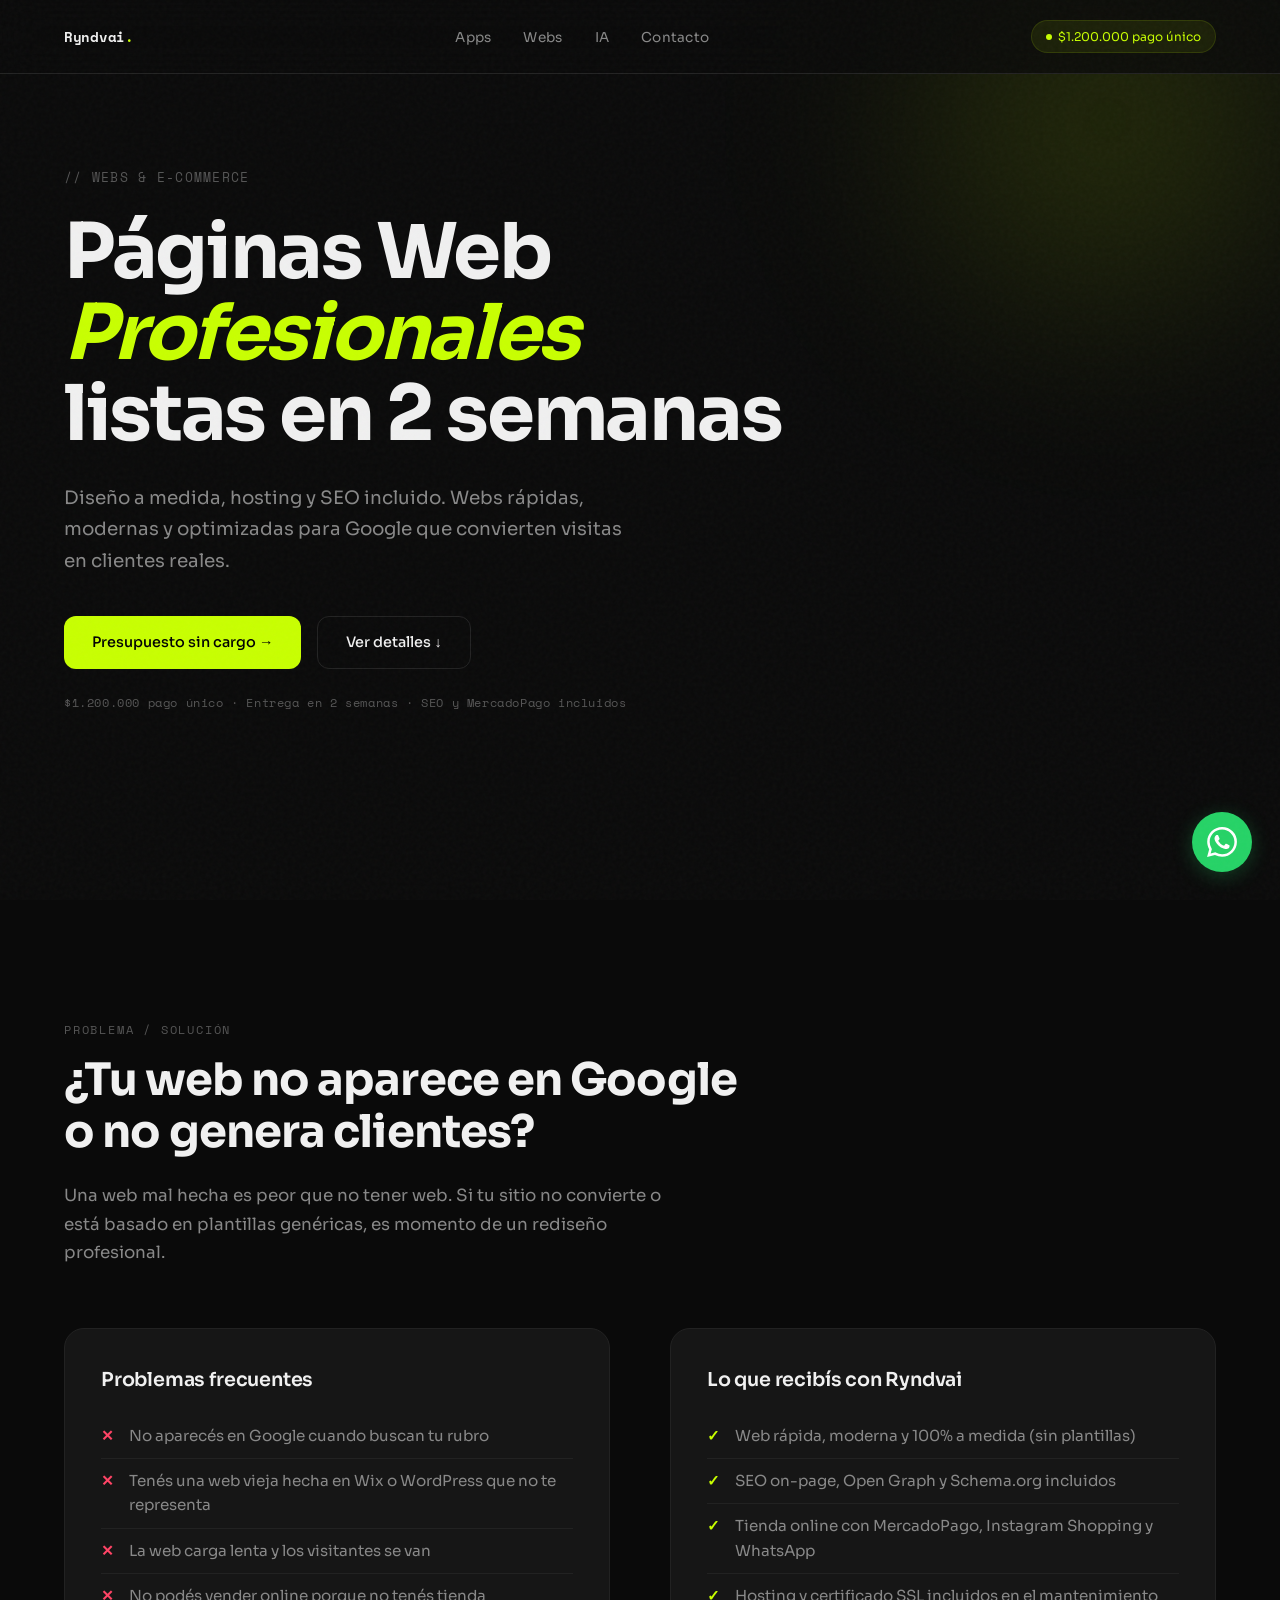
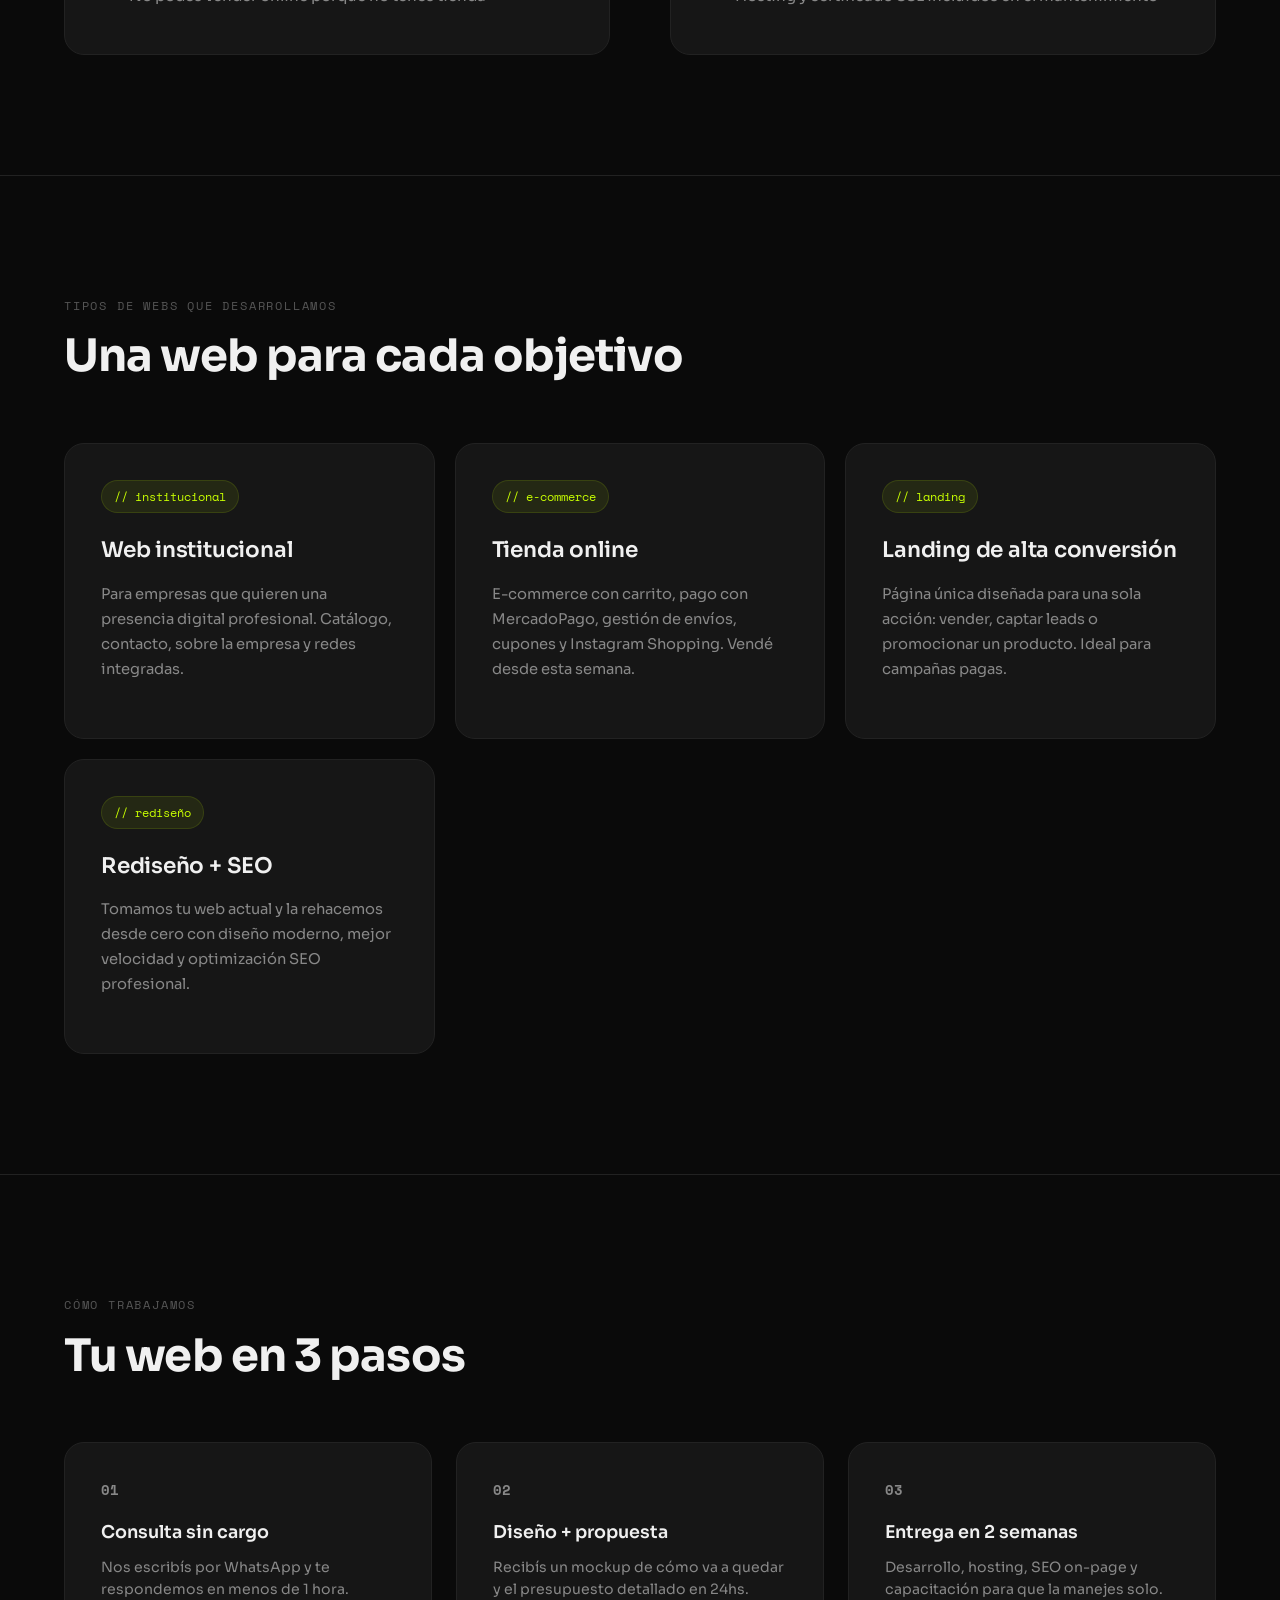
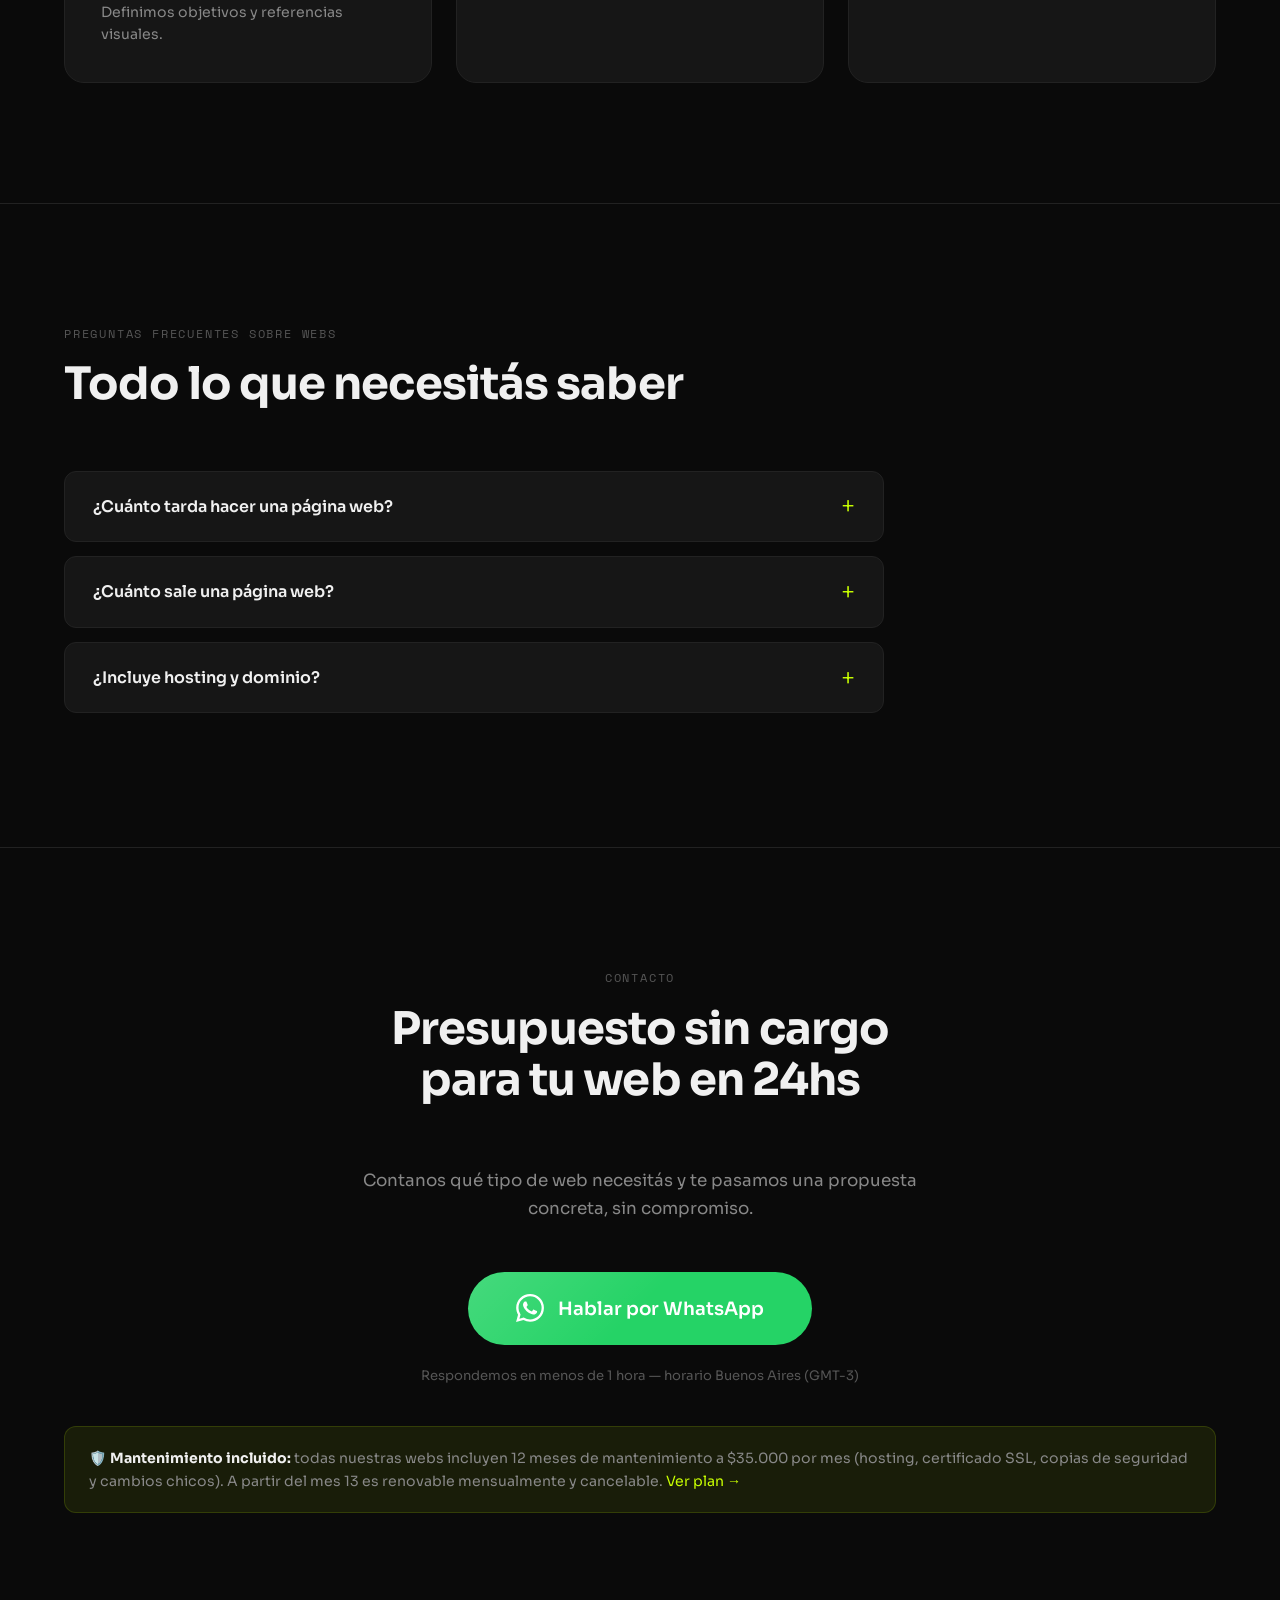
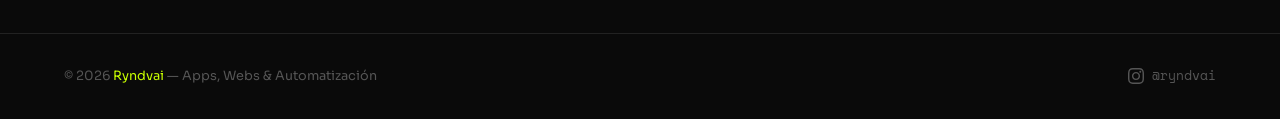
<file: webs/index.html>
<!DOCTYPE html>
<html lang="es">
<head>
    <meta charset="UTF-8" />
    <meta name="viewport" content="width=device-width, initial-scale=1.0" />
    <title>Páginas Web Profesionales en Argentina — Ryndvai</title>
    <meta name="description" content="Páginas web profesionales, e-commerce con MercadoPago y landings de alta conversión en Argentina. $1.200.000 pago único. Entrega 2 semanas. SEO incluido." />
    <meta name="keywords" content="diseño web Buenos Aires profesional, hacer página web empresa Argentina, agencia web Argentina PYME, tienda online Argentina MercadoPago, desarrollador web freelance Buenos Aires, presupuesto página web Argentina, web a medida para empresa Argentina, crear e-commerce Argentina, rediseño web empresa Argentina, landing page profesional Argentina" />
    <meta name="author" content="Ryndvai — Juan Manuel Luna" />
    <meta name="robots" content="index, follow" />
    <meta name="geo.region" content="AR-C" />
    <meta name="geo.placename" content="Buenos Aires" />
    <link rel="canonical" href="https://ryndvai.com/webs/" />
    <link rel="icon" type="image/png" sizes="32x32" href="/favicon-32.png" />
    <link rel="icon" type="image/png" sizes="16x16" href="/favicon-16.png" />
    <link rel="icon" type="image/x-icon" href="/favicon.ico" />
    <link rel="apple-touch-icon" sizes="180x180" href="/apple-touch-icon.png" />

    <meta property="og:type" content="website" />
    <meta property="og:locale" content="es_AR" />
    <meta property="og:title" content="Páginas Web Profesionales en Argentina — Ryndvai" />
    <meta property="og:description" content="Webs, tiendas online y landings para empresas en Argentina. $1.200.000 pago único. Entrega 2 semanas." />
    <meta property="og:url" content="https://ryndvai.com/webs/" />
    <meta property="og:site_name" content="Ryndvai" />

    <meta name="twitter:card" content="summary_large_image" />
    <meta name="twitter:title" content="Páginas Web Profesionales — Ryndvai" />
    <meta name="twitter:description" content="Webs y e-commerce a medida. $1.200.000 pago único. Entrega 2 semanas." />

    <script type="application/ld+json">
    {
      "@context": "https://schema.org",
      "@type": "Service",
      "serviceType": "Diseño y desarrollo de páginas web",
      "provider": {
        "@type": "ProfessionalService",
        "name": "Ryndvai",
        "url": "https://ryndvai.com/",
        "image": "https://ryndvai.com/apple-touch-icon.png",
        "logo": "https://ryndvai.com/apple-touch-icon.png",
        "telephone": "+54 9 11 7828 4386",
        "email": "juanma.lunaok@gmail.com",
        "priceRange": "$$",
        "address": { "@type": "PostalAddress", "addressLocality": "Buenos Aires", "addressCountry": "AR" },
        "areaServed": { "@type": "Country", "name": "Argentina" }
      },
      "areaServed": { "@type": "Country", "name": "Argentina" },
      "offers": { "@type": "Offer", "price": "1200000", "priceCurrency": "ARS" },
      "description": "Desarrollo de páginas web, tiendas online con MercadoPago y landings de alta conversión."
    }
    </script>
    <script type="application/ld+json">
    {
      "@context": "https://schema.org",
      "@type": "BreadcrumbList",
      "itemListElement": [
        { "@type": "ListItem", "position": 1, "name": "Inicio", "item": "https://ryndvai.com/" },
        { "@type": "ListItem", "position": 2, "name": "Páginas Web Profesionales", "item": "https://ryndvai.com/webs/" }
      ]
    }
    </script>

    <script async src="https://www.googletagmanager.com/gtag/js?id=G-XXXXXXXXXX"></script>
    <script>
      window.dataLayer = window.dataLayer || [];
      function gtag(){dataLayer.push(arguments);}
      gtag('js', new Date());
      gtag('config', 'G-XXXXXXXXXX');
      gtag('config', 'AW-XXXXXXXXX');
    </script>

    <link rel="preconnect" href="https://fonts.googleapis.com" />
    <link rel="preconnect" href="https://fonts.gstatic.com" crossorigin />
    <link href="https://fonts.googleapis.com/css2?family=Sora:wght@300;400;500;600;700&family=Space+Mono:wght@400;700&display=swap" rel="stylesheet" />
    <link rel="stylesheet" href="../style.css?v=6" />
</head>
<body>

    <nav>
        <div class="container">
            <a href="/" class="nav-logo">Ryndvai<span>.</span></a>
            <ul class="nav-links">
                <li><a href="/apps/">Apps</a></li>
                <li><a href="/webs/">Webs</a></li>
                <li><a href="/ia/">IA</a></li>
                <li><a href="#contact">Contacto</a></li>
            </ul>
            <div class="nav-badge">$1.200.000 pago único</div>
            <button class="mobile-menu-btn" aria-label="Menú">
                <span></span><span></span><span></span>
            </button>
        </div>
    </nav>

    <section class="hero">
        <div class="container">
            <div class="hero-content fade-up">
                <p class="hero-tag">// webs &amp; e-commerce</p>
                <h1>Páginas Web <em>Profesionales</em><br>listas en 2 semanas</h1>
                <p class="hero-desc">Diseño a medida, hosting y SEO incluido. Webs rápidas, modernas y optimizadas para Google que convierten visitas en clientes reales.</p>
                <div class="hero-buttons">
                    <a href="https://wa.me/5491178284386?text=Hola%20Ryndvai%2C%20vi%20su%20web%20y%20necesito%20crear%20o%20mejorar%20la%20p%C3%A1gina%20web%20de%20mi%20empresa.%20%C2%BFCu%C3%A1nto%20sale%3F" target="_blank" rel="noopener" class="btn btn-primary" onclick="trackWhatsAppClick('landing_webs')">Presupuesto sin cargo →</a>
                    <a href="#detalle" class="btn btn-outline">Ver detalles ↓</a>
                </div>
                <p class="hero-meta">$1.200.000 pago único · Entrega en 2 semanas · SEO y MercadoPago incluidos</p>
            </div>
        </div>
    </section>

    <section id="detalle">
        <div class="container">
            <div class="fade-up">
                <p class="section-tag">Problema / Solución</p>
                <h2 class="section-title">¿Tu web no aparece en Google<br>o no genera clientes?</h2>
                <p class="section-desc">Una web mal hecha es peor que no tener web. Si tu sitio no convierte o está basado en plantillas genéricas, es momento de un rediseño profesional.</p>
            </div>
            <div class="two-col fade-up">
                <div class="panel">
                    <h3>Problemas frecuentes</h3>
                    <ul>
                        <li>No aparecés en Google cuando buscan tu rubro</li>
                        <li>Tenés una web vieja hecha en Wix o WordPress que no te representa</li>
                        <li>La web carga lenta y los visitantes se van</li>
                        <li>No podés vender online porque no tenés tienda</li>
                    </ul>
                </div>
                <div class="panel solution">
                    <h3>Lo que recibís con Ryndvai</h3>
                    <ul>
                        <li>Web rápida, moderna y 100% a medida (sin plantillas)</li>
                        <li>SEO on-page, Open Graph y Schema.org incluidos</li>
                        <li>Tienda online con MercadoPago, Instagram Shopping y WhatsApp</li>
                        <li>Hosting y certificado SSL incluidos en el mantenimiento</li>
                    </ul>
                </div>
            </div>
        </div>
    </section>

    <section id="services">
        <div class="container">
            <div class="fade-up">
                <p class="section-tag">Tipos de webs que desarrollamos</p>
                <h2 class="section-title">Una web para cada objetivo</h2>
            </div>
            <div class="services-grid">
                <div class="service-card fade-up">
                    <span class="service-icon">// institucional</span>
                    <h3>Web institucional</h3>
                    <p>Para empresas que quieren una presencia digital profesional. Catálogo, contacto, sobre la empresa y redes integradas.</p>
                </div>
                <div class="service-card fade-up">
                    <span class="service-icon">// e-commerce</span>
                    <h3>Tienda online</h3>
                    <p>E-commerce con carrito, pago con MercadoPago, gestión de envíos, cupones y Instagram Shopping. Vendé desde esta semana.</p>
                </div>
                <div class="service-card fade-up">
                    <span class="service-icon">// landing</span>
                    <h3>Landing de alta conversión</h3>
                    <p>Página única diseñada para una sola acción: vender, captar leads o promocionar un producto. Ideal para campañas pagas.</p>
                </div>
                <div class="service-card fade-up">
                    <span class="service-icon">// rediseño</span>
                    <h3>Rediseño + SEO</h3>
                    <p>Tomamos tu web actual y la rehacemos desde cero con diseño moderno, mejor velocidad y optimización SEO profesional.</p>
                </div>
            </div>
        </div>
    </section>

    <section id="process">
        <div class="container">
            <div class="fade-up">
                <p class="section-tag">Cómo trabajamos</p>
                <h2 class="section-title">Tu web en 3 pasos</h2>
            </div>
            <div class="process-grid">
                <div class="process-step fade-up"><p class="process-number">01</p><h3>Consulta sin cargo</h3><p>Nos escribís por WhatsApp y te respondemos en menos de 1 hora. Definimos objetivos y referencias visuales.</p></div>
                <div class="process-step fade-up"><p class="process-number">02</p><h3>Diseño + propuesta</h3><p>Recibís un mockup de cómo va a quedar y el presupuesto detallado en 24hs.</p></div>
                <div class="process-step fade-up"><p class="process-number">03</p><h3>Entrega en 2 semanas</h3><p>Desarrollo, hosting, SEO on-page y capacitación para que la manejes solo.</p></div>
            </div>
        </div>
    </section>

    <section id="faq">
        <div class="container">
            <div class="fade-up">
                <p class="section-tag">Preguntas frecuentes sobre webs</p>
                <h2 class="section-title">Todo lo que necesitás saber</h2>
            </div>
            <div class="faq-list fade-up">
                <details class="faq-item"><summary>¿Cuánto tarda hacer una página web?</summary><div class="faq-answer">Una web profesional la entregamos en 2 semanas. Para proyectos más grandes o con e-commerce puede ser 3 a 4 semanas. El plazo exacto va en la propuesta.</div></details>
                <details class="faq-item"><summary>¿Cuánto sale una página web?</summary><div class="faq-answer">El desarrollo cuesta $1.200.000 de pago único con descuento (valor real $2.500.000), más $35.000 por mes de mantenimiento (hosting, SSL, copias de seguridad y cambios chicos). Lo único que pagás aparte es tu dominio. Lo que incluye tu web (tienda online, catálogo, turnos, WhatsApp, formulario de contacto, etc.) lo definimos charlando según tu negocio.</div></details>
                <details class="faq-item"><summary>¿Incluye hosting y dominio?</summary><div class="faq-answer">El hosting y el certificado SSL están incluidos en el mantenimiento mensual. El dominio lo pagás aparte y queda a tu nombre. También dejamos el SEO on-page configurado, el certificado SSL y Analytics instalado para que puedas medir.</div></details>
            </div>
        </div>
    </section>

    <section id="contact">
        <div class="container">
            <div class="fade-up" style="text-align: center;">
                <p class="section-tag">Contacto</p>
                <h2 class="section-title">Presupuesto sin cargo<br>para tu web en 24hs</h2>
            </div>
            <div class="contact-wrapper fade-up">
                <p class="section-desc">Contanos qué tipo de web necesitás y te pasamos una propuesta concreta, sin compromiso.</p>
                <a href="https://wa.me/5491178284386?text=Hola%20Ryndvai%2C%20vi%20su%20web%20y%20necesito%20crear%20o%20mejorar%20la%20p%C3%A1gina%20web%20de%20mi%20empresa.%20%C2%BFCu%C3%A1nto%20sale%3F" target="_blank" rel="noopener" class="whatsapp-btn" onclick="trackWhatsAppClick('landing_webs')">
                    <svg viewBox="0 0 24 24" fill="currentColor"><path d="M17.472 14.382c-.297-.149-1.758-.867-2.03-.967-.273-.099-.471-.148-.67.15-.197.297-.767.966-.94 1.164-.173.199-.347.223-.644.075-.297-.15-1.255-.463-2.39-1.475-.883-.788-1.48-1.761-1.653-2.059-.173-.297-.018-.458.13-.606.134-.133.298-.347.446-.52.149-.174.198-.298.298-.497.099-.198.05-.371-.025-.52-.075-.149-.669-1.612-.916-2.207-.242-.579-.487-.5-.669-.51-.173-.008-.371-.01-.57-.01-.198 0-.52.074-.792.372-.272.297-1.04 1.016-1.04 2.479 0 1.462 1.065 2.875 1.213 3.074.149.198 2.096 3.2 5.077 4.487.709.306 1.262.489 1.694.625.712.227 1.36.195 1.871.118.571-.085 1.758-.719 2.006-1.413.248-.694.248-1.289.173-1.413-.074-.124-.272-.198-.57-.347m-5.421 7.403h-.004a9.87 9.87 0 01-5.031-1.378l-.361-.214-3.741.982.998-3.648-.235-.374a9.86 9.86 0 01-1.51-5.26c.001-5.45 4.436-9.884 9.888-9.884 2.64 0 5.122 1.03 6.988 2.898a9.825 9.825 0 012.893 6.994c-.003 5.45-4.437 9.884-9.885 9.884m8.413-18.297A11.815 11.815 0 0012.05 0C5.495 0 .16 5.335.157 11.892c0 2.096.547 4.142 1.588 5.945L.057 24l6.305-1.654a11.882 11.882 0 005.683 1.448h.005c6.554 0 11.89-5.335 11.893-11.893a11.821 11.821 0 00-3.48-8.413z"/></svg>
                    Hablar por WhatsApp
                </a>
                <p class="whatsapp-note">Respondemos en menos de 1 hora — horario Buenos Aires (GMT-3)</p>
                <p class="maint-note" style="margin-top: 40px; text-align: left;"><strong>🛡️ Mantenimiento incluido:</strong> todas nuestras webs incluyen 12 meses de mantenimiento a $35.000 por mes (hosting, certificado SSL, copias de seguridad y cambios chicos). A partir del mes 13 es renovable mensualmente y cancelable. <a href="/#plan" style="color: var(--accent);">Ver plan →</a></p>
            </div>
        </div>
    </section>

    <footer style="padding:32px 0;border-top:1px solid var(--border);">
        <div class="container" style="display:flex;justify-content:space-between;align-items:center;gap:20px;flex-wrap:wrap;">
            <p style="font-size:0.8rem;color:var(--text-muted);margin:0;">© 2026 <span>Ryndvai</span> — Apps, Webs &amp; Automatización</p>
            <div class="footer-social" style="display:flex;align-items:center;gap:16px;">
                <a href="https://www.instagram.com/ryndvai/" target="_blank" rel="noopener" aria-label="Instagram" style="display:inline-flex;align-items:center;gap:8px;color:var(--text-muted);font-size:0.8rem;font-family:var(--font-mono);line-height:1;">
                    <svg width="16" height="16" viewBox="0 0 24 24" fill="currentColor" style="width:16px;height:16px;flex-shrink:0;"><path d="M12 2.163c3.204 0 3.584.012 4.85.07 3.252.148 4.771 1.691 4.919 4.919.058 1.265.069 1.645.069 4.849 0 3.205-.012 3.584-.069 4.849-.149 3.225-1.664 4.771-4.919 4.919-1.266.058-1.644.07-4.85.07-3.204 0-3.584-.012-4.849-.07-3.26-.149-4.771-1.699-4.919-4.92-.058-1.265-.07-1.644-.07-4.849 0-3.204.013-3.583.07-4.849.149-3.227 1.664-4.771 4.919-4.919 1.266-.057 1.645-.069 4.849-.069zm0-2.163c-3.259 0-3.667.014-4.947.072-4.358.2-6.78 2.618-6.98 6.98-.059 1.281-.073 1.689-.073 4.948 0 3.259.014 3.668.072 4.948.2 4.358 2.618 6.78 6.98 6.98 1.281.058 1.689.072 4.948.072 3.259 0 3.668-.014 4.948-.072 4.354-.2 6.782-2.618 6.979-6.98.059-1.28.073-1.689.073-4.948 0-3.259-.014-3.667-.072-4.947-.196-4.354-2.617-6.78-6.979-6.98-1.281-.059-1.69-.073-4.949-.073zm0 5.838c-3.403 0-6.162 2.759-6.162 6.162s2.759 6.163 6.162 6.163 6.162-2.759 6.162-6.163c0-3.403-2.759-6.162-6.162-6.162zm0 10.162c-2.209 0-4-1.79-4-4 0-2.209 1.791-4 4-4s4 1.791 4 4c0 2.21-1.791 4-4 4zm6.406-11.845c-.796 0-1.441.645-1.441 1.44s.645 1.44 1.441 1.44c.795 0 1.439-.645 1.439-1.44s-.644-1.44-1.439-1.44z"/></svg>
                    @ryndvai
                </a>
            </div>
        </div>
    </footer>

    <a href="https://wa.me/5491178284386?text=Hola%20Ryndvai%2C%20vi%20su%20web%20y%20necesito%20crear%20o%20mejorar%20la%20p%C3%A1gina%20web%20de%20mi%20empresa.%20%C2%BFCu%C3%A1nto%20sale%3F" target="_blank" rel="noopener" class="whatsapp-float" aria-label="Contactar por WhatsApp" onclick="trackWhatsAppClick('float_webs')">
        <svg viewBox="0 0 24 24"><path d="M17.472 14.382c-.297-.149-1.758-.867-2.03-.967-.273-.099-.471-.148-.67.15-.197.297-.767.966-.94 1.164-.173.199-.347.223-.644.075-.297-.15-1.255-.463-2.39-1.475-.883-.788-1.48-1.761-1.653-2.059-.173-.297-.018-.458.13-.606.134-.133.298-.347.446-.52.149-.174.198-.298.298-.497.099-.198.05-.371-.025-.52-.075-.149-.669-1.612-.916-2.207-.242-.579-.487-.5-.669-.51-.173-.008-.371-.01-.57-.01-.198 0-.52.074-.792.372-.272.297-1.04 1.016-1.04 2.479 0 1.462 1.065 2.875 1.213 3.074.149.198 2.096 3.2 5.077 4.487.709.306 1.262.489 1.694.625.712.227 1.36.195 1.871.118.571-.085 1.758-.719 2.006-1.413.248-.694.248-1.289.173-1.413-.074-.124-.272-.198-.57-.347m-5.421 7.403h-.004a9.87 9.87 0 01-5.031-1.378l-.361-.214-3.741.982.998-3.648-.235-.374a9.86 9.86 0 01-1.51-5.26c.001-5.45 4.436-9.884 9.888-9.884 2.64 0 5.122 1.03 6.988 2.898a9.825 9.825 0 012.893 6.994c-.003 5.45-4.437 9.884-9.885 9.884m8.413-18.297A11.815 11.815 0 0012.05 0C5.495 0 .16 5.335.157 11.892c0 2.096.547 4.142 1.588 5.945L.057 24l6.305-1.654a11.882 11.882 0 005.683 1.448h.005c6.554 0 11.89-5.335 11.893-11.893a11.821 11.821 0 00-3.48-8.413z"/></svg>
    </a>

    <script src="../main.js?v=2"></script>
</body>
</html>
</file>
<file: style.css>
/* ===== RESET & BASE ===== */
*, *::before, *::after { margin: 0; padding: 0; box-sizing: border-box; }

:root {
    --bg-primary: #0a0a0a;
    --bg-secondary: #111111;
    --bg-card: #161616;
    --border: #222222;
    --text-primary: #f0f0f0;
    --text-secondary: #888888;
    --text-muted: #555555;
    --accent: #c8ff00;
    --accent-dim: rgba(200, 255, 0, 0.08);
    --accent-glow: rgba(200, 255, 0, 0.15);
    --whatsapp: #25D366;
    --whatsapp-dark: #1da851;
    --whatsapp-glow: rgba(37, 211, 102, 0.25);
    --radius: 12px;
    --radius-lg: 20px;
    --font-display: 'Sora', sans-serif;
    --font-mono: 'Space Mono', monospace;
}

html { scroll-behavior: smooth; overflow-x: hidden; max-width: 100%; }
body {
    font-family: var(--font-display);
    background: var(--bg-primary);
    color: var(--text-primary);
    line-height: 1.6;
    -webkit-font-smoothing: antialiased;
    overflow-x: hidden;
    max-width: 100vw;
    position: relative;
}
a { color: inherit; text-decoration: none; }
.container { max-width: 1200px; margin: 0 auto; padding: 0 24px; }

body::after {
    content: '';
    position: fixed;
    inset: 0;
    background-image: url("data:image/svg+xml,%3Csvg viewBox='0 0 256 256' xmlns='http://www.w3.org/2000/svg'%3E%3Cfilter id='noise'%3E%3CfeTurbulence type='fractalNoise' baseFrequency='0.9' numOctaves='4' stitchTiles='stitch'/%3E%3C/filter%3E%3Crect width='100%25' height='100%25' filter='url(%23noise)' opacity='0.03'/%3E%3C/svg%3E");
    pointer-events: none;
    z-index: 9999;
}

/* ===== NAV ===== */
nav {
    position: fixed; top: 0; left: 0; right: 0; z-index: 100;
    padding: 20px 0;
    background: rgba(10, 10, 10, 0.8);
    backdrop-filter: blur(20px);
    -webkit-backdrop-filter: blur(20px);
    border-bottom: 1px solid var(--border);
}
nav .container { display: flex; justify-content: space-between; align-items: center; }
.nav-logo { font-family: var(--font-mono); font-size: 0.9rem; font-weight: 700; letter-spacing: -0.02em; color: var(--text-primary); }
.nav-logo span { color: var(--accent); }
.nav-links { display: flex; gap: 32px; list-style: none; }
.nav-links a { font-size: 0.85rem; color: var(--text-secondary); transition: color 0.3s; letter-spacing: 0.02em; }
.nav-links a:hover { color: var(--text-primary); }
.nav-badge {
    display: inline-flex; align-items: center; gap: 6px;
    font-size: 0.75rem; color: var(--accent);
    background: var(--accent-dim);
    padding: 6px 14px; border-radius: 100px;
    border: 1px solid rgba(200, 255, 0, 0.12);
}
.nav-badge::before {
    content: ''; width: 6px; height: 6px;
    background: var(--accent); border-radius: 50%;
    animation: pulse 2s ease-in-out infinite;
}
@keyframes pulse {
    0%, 100% { opacity: 1; transform: scale(1); }
    50% { opacity: 0.5; transform: scale(0.8); }
}

/* ===== HERO ===== */
.hero {
    min-height: 100vh;
    display: flex; align-items: center;
    padding-top: 100px;
    position: relative;
}
.hero::before {
    content: '';
    position: absolute;
    top: -20%; right: -10%;
    width: 600px; height: 600px;
    background: radial-gradient(circle, var(--accent-glow) 0%, transparent 70%);
    filter: blur(80px);
    pointer-events: none;
}
.hero .container { width: 100%; }
.hero-content { position: relative; z-index: 1; max-width: 800px; }
.hero-tag { font-family: var(--font-mono); font-size: 0.8rem; color: var(--text-muted); margin-bottom: 24px; letter-spacing: 0.1em; text-transform: uppercase; }
.hero h1 { font-size: clamp(2.8rem, 6vw, 5rem); font-weight: 700; line-height: 1.05; letter-spacing: -0.03em; margin-bottom: 28px; }
.hero h1 em { font-style: italic; color: var(--accent); }
.hero-desc { font-size: 1.15rem; color: var(--text-secondary); max-width: 560px; line-height: 1.7; margin-bottom: 40px; }
.hero-buttons { display: flex; gap: 16px; flex-wrap: wrap; }
.hero-meta { margin-top: 24px; font-family: var(--font-mono); font-size: 0.75rem; color: var(--text-muted); letter-spacing: 0.05em; }

.btn {
    display: inline-flex; align-items: center; gap: 8px;
    padding: 14px 28px; border-radius: var(--radius);
    font-size: 0.9rem; font-weight: 500; font-family: var(--font-display);
    cursor: pointer; border: none;
    transition: all 0.3s ease;
}
.btn-primary { background: var(--accent); color: #000; }
.btn-primary:hover { background: #deff44; transform: translateY(-2px); box-shadow: 0 8px 30px var(--accent-glow); }
.btn-outline { background: transparent; color: var(--text-primary); border: 1px solid var(--border); }
.btn-outline:hover { border-color: var(--text-muted); transform: translateY(-2px); }

/* ===== SECTIONS ===== */
section { padding: 120px 0; }
.section-tag { font-family: var(--font-mono); font-size: 0.75rem; color: var(--text-muted); text-transform: uppercase; letter-spacing: 0.15em; margin-bottom: 16px; }
.section-title { font-size: clamp(1.8rem, 3.5vw, 2.8rem); font-weight: 700; letter-spacing: -0.02em; margin-bottom: 24px; line-height: 1.15; }
.section-desc { font-size: 1.05rem; color: var(--text-secondary); max-width: 600px; line-height: 1.7; }

/* ===== ABOUT ===== */
#about { border-top: 1px solid var(--border); }
.about-grid { display: grid; grid-template-columns: 1fr 1fr; gap: 80px; align-items: start; margin-top: 60px; }
.about-text p { color: var(--text-secondary); margin-bottom: 20px; line-height: 1.8; font-size: 1rem; }
.about-text strong { color: var(--text-primary); }
.tools-grid { display: grid; grid-template-columns: repeat(2, 1fr); gap: 12px; }
.tool-item { background: var(--bg-card); border: 1px solid var(--border); border-radius: var(--radius); padding: 20px; transition: all 0.3s ease; }
.tool-item:hover { border-color: var(--text-muted); transform: translateY(-2px); }
.tool-name { font-weight: 600; font-size: 0.9rem; margin-bottom: 4px; }
.tool-desc { font-size: 0.78rem; color: var(--text-muted); }

.about-video { margin-top: 0; }
.about-tools { margin-top: 60px; }
.tools-row { grid-template-columns: repeat(6, 1fr); }

/* ===== EXTRAS (también hacemos) ===== */
#extras { border-top: 1px solid var(--border); }
.extras-grid { display: grid; grid-template-columns: repeat(2, 1fr); gap: 20px; margin-top: 48px; }
.extra-card { background: var(--bg-card); border: 1px solid var(--border); border-radius: var(--radius-lg); padding: 28px 32px; transition: all 0.4s ease; display: flex; flex-direction: column; }
.extra-card:hover { border-color: var(--accent); transform: translateY(-4px); }
.extra-card .service-icon { margin-bottom: 16px; }
.extra-card h3 { font-size: 1.15rem; font-weight: 600; margin-bottom: 8px; letter-spacing: -0.01em; }
.extra-card p { font-size: 0.9rem; color: var(--text-secondary); line-height: 1.6; }
.extra-card .service-cta { margin-top: auto; padding-top: 16px; }

/* ===== CONTACT / WHATSAPP ===== */
#contact { border-top: 1px solid var(--border); }
.contact-wrapper { margin-top: 60px; display: flex; flex-direction: column; align-items: center; text-align: center; }
.contact-wrapper .section-desc { text-align: center; margin-bottom: 48px; }
.whatsapp-btn {
    display: inline-flex; align-items: center; gap: 14px;
    padding: 22px 48px;
    background: var(--whatsapp); color: #fff;
    font-size: 1.15rem; font-weight: 600; font-family: var(--font-display);
    border: none; border-radius: 60px;
    cursor: pointer;
    transition: all 0.4s cubic-bezier(0.22, 1, 0.36, 1);
    text-decoration: none;
    position: relative; overflow: hidden;
}
.whatsapp-btn::before {
    content: ''; position: absolute; inset: 0;
    background: linear-gradient(135deg, rgba(255,255,255,0.15) 0%, transparent 50%);
    border-radius: inherit;
}
.whatsapp-btn:hover {
    background: var(--whatsapp-dark);
    transform: translateY(-3px) scale(1.02);
    box-shadow: 0 16px 50px var(--whatsapp-glow), 0 0 0 1px rgba(37, 211, 102, 0.3);
}
.whatsapp-btn:active { transform: translateY(-1px) scale(0.99); }
.whatsapp-btn svg { width: 28px; height: 28px; flex-shrink: 0; }
.whatsapp-note { margin-top: 20px; font-size: 0.82rem; color: var(--text-muted); }

.contact-extras { display: flex; gap: 40px; margin-top: 60px; padding-top: 40px; border-top: 1px solid var(--border); }
.contact-extra-item { text-align: center; }
.contact-extra-label { font-family: var(--font-mono); font-size: 0.7rem; color: var(--text-muted); text-transform: uppercase; letter-spacing: 0.1em; margin-bottom: 8px; }
.contact-extra-value { font-size: 0.9rem; color: var(--text-secondary); }
.contact-extra-value a { color: var(--text-primary); transition: color 0.3s; }
.contact-extra-value a:hover { color: var(--accent); }

/* ===== SERVICES ===== */
#services { border-top: 1px solid var(--border); }
.services-grid { display: grid; grid-template-columns: repeat(auto-fit, minmax(300px, 1fr)); gap: 20px; margin-top: 60px; }
.service-card { background: var(--bg-card); border: 1px solid var(--border); border-radius: var(--radius-lg); padding: 36px; transition: all 0.4s ease; position: relative; display: flex; flex-direction: column; text-decoration: none; color: inherit; }
.service-card:hover { border-color: var(--accent); transform: translateY(-4px); }
.service-icon { font-family: var(--font-mono); font-size: 0.75rem; color: var(--accent); background: var(--accent-dim); padding: 6px 12px; border-radius: 100px; display: inline-block; margin-bottom: 20px; border: 1px solid rgba(200, 255, 0, 0.12); align-self: flex-start; }
.service-card h3 { font-size: 1.35rem; font-weight: 600; margin-bottom: 14px; letter-spacing: -0.01em; }
.service-card p { font-size: 0.92rem; color: var(--text-secondary); line-height: 1.7; margin-bottom: 20px; }
.service-list { list-style: none; margin-bottom: 24px; }
.service-list li { font-size: 0.85rem; color: var(--text-secondary); padding: 6px 0; padding-left: 20px; position: relative; }
.service-list li::before { content: '→'; position: absolute; left: 0; color: var(--accent); }
.service-price { font-family: var(--font-mono); font-size: 0.85rem; color: var(--text-primary); padding-top: 20px; border-top: 1px solid var(--border); margin-top: auto; }
.service-price strong { color: var(--accent); }
.service-cta { margin-top: 16px; font-family: var(--font-mono); font-size: 0.78rem; color: var(--accent); display: inline-flex; align-items: center; gap: 6px; }

/* ===== PLAN ===== */
#plan { border-top: 1px solid var(--border); }
.plan-wrap { display: flex; justify-content: center; margin-top: 60px; }
.maint-card { background: var(--bg-card); border: 1px solid var(--border); border-radius: var(--radius-lg); padding: 32px; transition: all 0.4s ease; position: relative; display: flex; flex-direction: column; }
.maint-card:hover { border-color: var(--text-muted); transform: translateY(-4px); }
.maint-card.featured { border-color: var(--accent); box-shadow: 0 0 60px rgba(200, 255, 0, 0.08); }
.maint-card.featured::before { content: 'RECOMENDADO'; position: absolute; top: -10px; right: 20px; background: var(--accent); color: #000; font-family: var(--font-mono); font-size: 0.65rem; font-weight: 700; padding: 4px 10px; border-radius: 100px; letter-spacing: 0.1em; }
.maint-tier { font-family: var(--font-mono); font-size: 0.75rem; color: var(--accent); text-transform: uppercase; letter-spacing: 0.15em; margin-bottom: 14px; }
.maint-price { font-size: 2.2rem; font-weight: 700; letter-spacing: -0.02em; margin-bottom: 6px; }
.maint-price span { color: var(--text-muted); font-size: 0.9rem; font-weight: 400; letter-spacing: 0; }
.maint-sub { font-size: 0.85rem; color: var(--text-secondary); margin-bottom: 24px; padding-bottom: 20px; border-bottom: 1px solid var(--border); }
.maint-features { list-style: none; flex: 1; }
.maint-features li { font-size: 0.88rem; color: var(--text-secondary); padding: 7px 0; padding-left: 22px; position: relative; line-height: 1.5; }
.maint-features li::before { content: '✓'; position: absolute; left: 0; color: var(--accent); font-weight: 700; }
.plan-card { width: 100%; max-width: 640px; padding: 40px; }
.maint-card.featured.plan-card::before { content: 'PLAN ÚNICO'; }
.plan-original { display: flex; align-items: center; gap: 10px; flex-wrap: wrap; font-size: 0.9rem; color: var(--text-muted); margin-bottom: 4px; }
.plan-original s { color: var(--text-secondary); text-decoration-color: #ff4466; text-decoration-thickness: 2px; }
.plan-discount { font-family: var(--font-mono); font-size: 0.68rem; font-weight: 700; color: #000; background: var(--accent); padding: 3px 8px; border-radius: 100px; letter-spacing: 0.05em; }
.plan-monthly {font-size: 1.3rem; font-weight: 600; letter-spacing: -0.01em; line-height: 1.3; margin-bottom: 20px; color: var(--accent); }
.plan-monthly span { color: var(--text-muted); font-size: 0.9rem; font-weight: 400; letter-spacing: 0; }
.plan-label { font-family: var(--font-mono); font-size: 0.72rem; color: var(--text-muted); text-transform: uppercase; letter-spacing: 0.15em; margin: 28px 0 8px; padding-top: 24px; border-top: 1px solid var(--border); }
.plan-includes { display: grid; grid-template-columns: 1fr 1fr; column-gap: 20px; }
.plan-note { margin-top: 24px; font-size: 0.88rem; color: var(--text-secondary); line-height: 1.6; }
.plan-cta { margin-top: 28px; justify-content: center; }
.maint-note { margin-top: 48px; padding: 20px 24px; background: var(--accent-dim); border: 1px solid rgba(200, 255, 0, 0.15); border-radius: var(--radius); font-size: 0.88rem; color: var(--text-secondary); line-height: 1.6; }
.maint-note strong { color: var(--text-primary); }

/* ===== PROCESS ===== */
#process { border-top: 1px solid var(--border); }
.process-grid { display: grid; grid-template-columns: repeat(3, 1fr); gap: 24px; margin-top: 60px; }
.process-step { background: var(--bg-card); border: 1px solid var(--border); border-radius: var(--radius-lg); padding: 36px; transition: all 0.3s ease; }
.process-step:hover { border-color: var(--text-muted); }
.process-number { font-family: var(--font-mono); font-size: 2.2rem; font-weight: 700; color: var(--accent); margin-bottom: 16px; line-height: 1; }
.process-step h3 { font-size: 1.1rem; font-weight: 600; margin-bottom: 10px; }
.process-step p { font-size: 0.88rem; color: var(--text-secondary); line-height: 1.6; }

/* ===== FAQ ===== */
#faq { border-top: 1px solid var(--border); }
.faq-list { margin-top: 60px; max-width: 820px; }
.faq-item { background: var(--bg-card); border: 1px solid var(--border); border-radius: var(--radius); margin-bottom: 14px; overflow: hidden; transition: border-color 0.3s; }
.faq-item:hover { border-color: var(--text-muted); }
.faq-item summary { padding: 22px 28px; cursor: pointer; font-weight: 600; font-size: 1rem; list-style: none; display: flex; justify-content: space-between; align-items: center; gap: 20px; }
.faq-item summary::-webkit-details-marker { display: none; }
.faq-item summary::after { content: '+'; color: var(--accent); font-size: 1.5rem; font-weight: 300; transition: transform 0.3s; line-height: 1; }
.faq-item[open] summary::after { transform: rotate(45deg); }
.faq-answer { padding: 0 28px 24px; color: var(--text-secondary); font-size: 0.92rem; line-height: 1.7; }

/* ===== VIDEO ===== */
#video { border-top: 1px solid var(--border); }
.video-wrapper { margin-top: 60px; position: relative; border-radius: var(--radius-lg); overflow: hidden; border: 1px solid var(--border); background: #000; box-shadow: 0 0 80px rgba(200, 255, 0, 0.05); transition: box-shadow 0.4s ease; }
.video-wrapper:hover { box-shadow: 0 0 100px rgba(200, 255, 0, 0.1); }
.video-wrapper video { width: 100%; display: block; border-radius: var(--radius-lg); }

/* ===== PROBLEM / SOLUTION (landings) ===== */
.two-col { display: grid; grid-template-columns: 1fr 1fr; gap: 60px; margin-top: 60px; align-items: start; }
.panel { background: var(--bg-card); border: 1px solid var(--border); border-radius: var(--radius-lg); padding: 36px; }
.panel h3 { font-size: 1.2rem; font-weight: 600; margin-bottom: 18px; letter-spacing: -0.01em; }
.panel ul { list-style: none; }
.panel li { font-size: 0.95rem; color: var(--text-secondary); padding: 10px 0; padding-left: 28px; position: relative; line-height: 1.6; border-bottom: 1px solid var(--border); }
.panel li:last-child { border-bottom: none; }
.panel li::before { content: '✕'; position: absolute; left: 0; color: #ff4466; font-weight: 700; }
.panel.solution li::before { content: '✓'; color: var(--accent); }

/* ===== FOOTER ===== */
footer { padding: 32px 0; border-top: 1px solid var(--border); }
footer .container { display: flex; justify-content: space-between; align-items: center; gap: 20px; flex-wrap: wrap; }
footer p { font-size: 0.8rem; color: var(--text-muted); margin: 0; }
footer span { color: var(--accent); }
.footer-social { display: flex; align-items: center; gap: 16px; }
.footer-social a { display: inline-flex; align-items: center; gap: 8px; color: var(--text-muted); font-size: 0.8rem; font-family: var(--font-mono); transition: color 0.3s; line-height: 1; }
.footer-social a:hover { color: var(--accent); }
.footer-social svg { width: 16px !important; height: 16px !important; flex-shrink: 0; }

@media (max-width: 640px) {
    footer .container { flex-direction: column; gap: 12px; text-align: center; }
}

/* ===== FLOATING WHATSAPP ===== */
.whatsapp-float {
    position: fixed; bottom: 28px; right: 28px;
    width: 60px; height: 60px;
    background: var(--whatsapp); border-radius: 50%;
    display: flex; align-items: center; justify-content: center;
    z-index: 99;
    box-shadow: 0 4px 20px var(--whatsapp-glow);
    transition: all 0.3s ease;
    animation: floatPulse 3s ease-in-out infinite;
}
.whatsapp-float:hover { transform: scale(1.1); box-shadow: 0 6px 30px rgba(37, 211, 102, 0.4); }
.whatsapp-float svg { width: 30px; height: 30px; fill: #fff; }
@keyframes floatPulse {
    0%, 100% { box-shadow: 0 4px 20px var(--whatsapp-glow); }
    50% { box-shadow: 0 4px 30px rgba(37, 211, 102, 0.4); }
}

/* ===== ANIMATIONS ===== */
.fade-up { opacity: 1; transform: translateY(0); transition: all 0.8s cubic-bezier(0.22, 1, 0.36, 1); }
.fade-up.visible { opacity: 1; transform: translateY(0); }

/* ===== MOBILE ===== */
.mobile-menu-btn { display: none; background: none; border: none; cursor: pointer; padding: 8px; }
.mobile-menu-btn span { display: block; width: 24px; height: 2px; background: var(--text-primary); margin: 5px 0; transition: all 0.3s; }

@media (max-width: 768px) {
    .nav-links {
        display: none;
        position: absolute;
        top: 100%;
        left: 0;
        right: 0;
        flex-direction: column;
        background: rgba(10, 10, 10, 0.98);
        backdrop-filter: blur(20px);
        -webkit-backdrop-filter: blur(20px);
        padding: 24px;
        gap: 20px;
        border-bottom: 1px solid var(--border);
    }
    .nav-links.show { display: flex; }
    .nav-links a {
        font-size: 1rem;
        padding: 12px 0;
        border-bottom: 1px solid var(--border);
        color: var(--text-primary);
    }
    .nav-links li:last-child a { border-bottom: none; }
    .nav-badge { display: none; }
    .mobile-menu-btn { display: block; }
    .mobile-menu-btn.active span:nth-child(1) { transform: translateY(7px) rotate(45deg); }
    .mobile-menu-btn.active span:nth-child(2) { opacity: 0; }
    .mobile-menu-btn.active span:nth-child(3) { transform: translateY(-7px) rotate(-45deg); }
    .about-grid { grid-template-columns: 1fr; gap: 16px; }
    .services-grid { grid-template-columns: 1fr; }
    .process-grid { grid-template-columns: 1fr; }
    .extras-grid { grid-template-columns: 1fr; }
    .tools-row { grid-template-columns: repeat(3, 1fr); }
    .about-tools { margin-top: 40px; }
    .plan-card { padding: 32px 24px; }
    .two-col { grid-template-columns: 1fr; gap: 20px; }
    .hero h1 { font-size: 2.4rem; }
    .contact-extras { flex-direction: column; gap: 24px; }
    .whatsapp-btn { padding: 18px 36px; font-size: 1rem; }
    section { padding: 80px 0; }
}

@media (max-width: 480px) {
    .tools-grid { grid-template-columns: 1fr; }
    .tools-row { grid-template-columns: repeat(2, 1fr); }
    .plan-includes { grid-template-columns: 1fr; }
    .maint-price { font-size: 1.9rem; }
    .hero-buttons { flex-direction: column; }
    .btn { width: 100%; justify-content: center; }
}
</file>
